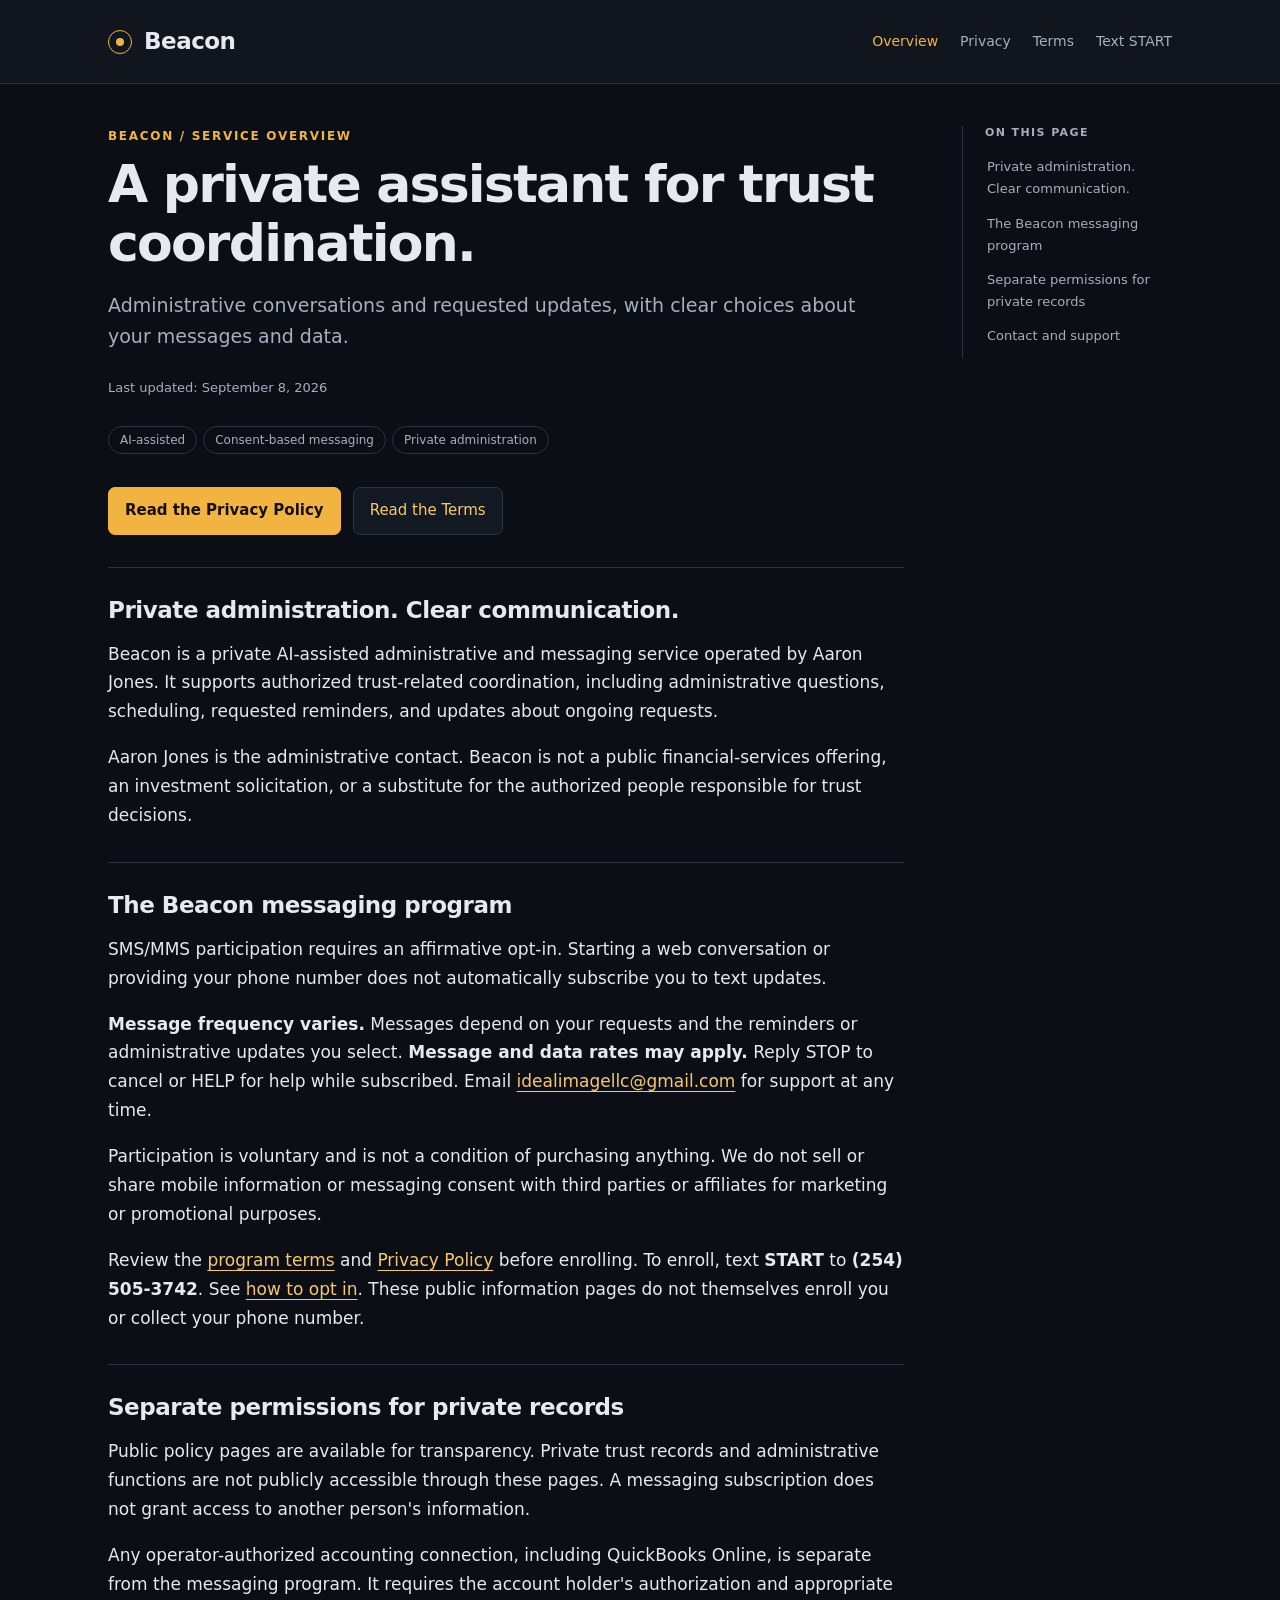
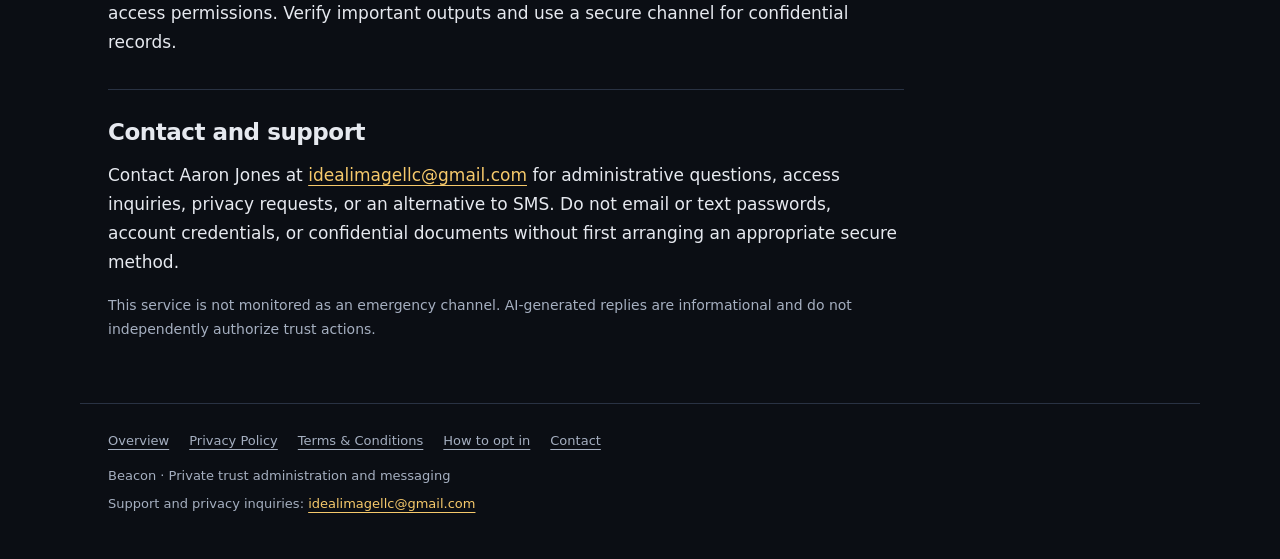
<file: index.html>
<!DOCTYPE html>
<html lang="en">
<head>
<meta charset="utf-8">
<meta name="viewport" content="width=device-width, initial-scale=1">
<meta name="description" content="Administrative conversations and requested updates, with clear choices about your messages and data.">
<meta name="referrer" content="strict-origin-when-cross-origin">
<meta name="color-scheme" content="dark light">
<title>Beacon — A private assistant for trust coordination.</title>
<style>
:root{color-scheme:dark;--bg:#0b0e14;--panel:#131923;--panel2:#10151e;--ink:#e6e9ef;--muted:#a5afc0;--line:#293243;--signal:#f2b441;--link:#f6c96b;--max:1120px}
*{box-sizing:border-box}html{scroll-behavior:smooth;scroll-padding-top:24px;-webkit-text-size-adjust:100%}
body{margin:0;background:var(--bg);color:var(--ink);font-family:system-ui,-apple-system,BlinkMacSystemFont,"Segoe UI",sans-serif;font-size:17px;line-height:1.7}
a{color:var(--link);text-underline-offset:4px;overflow-wrap:anywhere}a:hover{text-decoration-thickness:2px}a:focus-visible{outline:3px solid var(--signal);outline-offset:5px;border-radius:3px}
.skip{position:absolute;top:-100px;left:20px;padding:12px 18px;background:var(--signal);color:var(--bg);z-index:10}.skip:focus{top:12px}
header{border-bottom:1px solid var(--line);background:var(--panel2)}.header-inner{max-width:var(--max);margin:auto;padding:22px 28px;display:flex;align-items:center;gap:16px;justify-content:space-between;flex-wrap:wrap}
.brand{display:flex;gap:12px;align-items:center;color:var(--ink);text-decoration:none;font-size:23px;font-weight:700;letter-spacing:-.5px}.beacon{display:inline-block;position:relative;width:24px;height:24px;border:1px solid var(--signal);border-radius:50%;flex:none}.beacon:after{content:"";position:absolute;inset:7px;background:var(--signal);border-radius:50%}
.top-nav{display:flex;gap:22px;flex-wrap:wrap;font-size:14px}.top-nav a{text-decoration:none;color:var(--muted)}.top-nav a[aria-current="page"]{color:var(--signal)}
.shell{max-width:var(--max);margin:auto;padding:42px 28px 26px}.draft-note{padding:13px 17px;border:1px solid #856527;background:#251e11;border-radius:8px;margin:0 0 30px;font-size:14px;color:#f4d592}
.layout{display:grid;grid-template-columns:minmax(0,1fr) 210px;gap:58px;align-items:start}.article{min-width:0}.eyebrow{color:var(--signal);font-size:12px;font-weight:650;letter-spacing:1.7px;text-transform:uppercase;margin:0 0 9px}
h1{font-size:clamp(35px,5vw,52px);line-height:1.12;letter-spacing:-1.8px;margin:0 0 18px;font-weight:700}h2{font-size:23px;line-height:1.3;letter-spacing:-.45px;margin:0 0 14px}h3{font-size:17px;line-height:1.45;margin:24px 0 9px}
p{margin:0 0 17px}.lede{font-size:19px;color:var(--muted);line-height:1.65;margin-bottom:24px}.meta{font-size:13px;color:var(--muted);margin-bottom:25px}.section{border-top:1px solid var(--line);padding-top:28px;margin-top:32px}.section>p:last-child{margin-bottom:0}
.summary{padding:20px 22px;border:1px solid var(--line);border-radius:12px;background:var(--panel);margin:24px 0 28px}.summary h2{font-size:17px;margin-bottom:12px}.summary p{margin-bottom:10px;font-size:15px}.summary p:last-child{margin-bottom:0}.summary strong{color:var(--ink)}
.notice{padding:20px 22px;border-left:3px solid var(--signal);border-radius:0 8px 8px 0;background:var(--panel2);margin:22px 0}.notice p:last-child{margin-bottom:0}
.required-detail{background:#3a2a0f;color:#ffe0a1;border:1px dashed var(--signal);padding:1px 6px;box-decoration-break:clone;-webkit-box-decoration-break:clone;overflow-wrap:anywhere}
.toc{position:sticky;top:28px;border-left:1px solid var(--line);padding-left:22px;font-size:13px}.toc h2{font-size:11px;text-transform:uppercase;letter-spacing:1.4px;color:var(--muted);margin-bottom:16px}.toc ol{list-style:none;padding:0;margin:0}.toc li{margin:0 0 12px}.toc a{text-decoration:none;color:var(--muted)}.toc a:hover{color:var(--signal)}
dl{margin:18px 0}dt{font-weight:650;color:var(--ink);margin-top:18px}dd{margin:4px 0 0;color:var(--muted)}ul{padding-left:23px;margin:14px 0 18px}li{padding-left:2px;margin-bottom:9px}.small{font-size:14px;color:var(--muted)}.pill{display:inline-block;border:1px solid var(--line);border-radius:999px;font-size:12px;padding:3px 11px;color:var(--muted);margin-right:6px;margin-bottom:8px}.actions{display:flex;flex-wrap:wrap;gap:12px;margin-top:25px}.button{padding:10px 16px;border:1px solid var(--line);background:var(--panel);border-radius:7px;text-decoration:none;font-size:15px}.button.primary{background:var(--signal);border-color:var(--signal);color:#151009;font-weight:650}
footer{border-top:1px solid var(--line);max-width:var(--max);margin:35px auto 0;padding:26px 28px 38px;font-size:13px;color:var(--muted)}.foot-links{display:flex;flex-wrap:wrap;gap:20px;margin-bottom:13px}footer p{margin-bottom:6px}.foot-links a{color:var(--muted)}
@media(max-width:860px){.layout{grid-template-columns:minmax(0,1fr);gap:28px}.toc{display:none;position:static;grid-row:1;border:1px solid var(--line);padding:15px 17px;border-radius:8px}.toc h2{margin-bottom:10px}.toc ol{display:flex;gap:7px 17px;flex-wrap:wrap}.toc li{margin:0}.shell{padding-top:26px}.draft-note{margin-bottom:20px}}
@media(max-width:480px){body{font-size:16px}.header-inner,.shell{padding-left:20px;padding-right:20px}.header-inner{gap:15px}.top-nav{gap:18px}.lede{font-size:18px}.summary,.notice{padding:17px}.toc{font-size:12px}h2{font-size:21px}.section{padding-top:23px;margin-top:27px}footer{padding-left:20px;padding-right:20px}h1{letter-spacing:-1.1px}}
@media(prefers-reduced-motion:reduce){html{scroll-behavior:auto}}
@media print{:root{color-scheme:light;--bg:#fff;--ink:#111;--muted:#444;--line:#bbb;--panel:#f5f5f5;--panel2:#f8f8f8;--signal:#6e4800;--link:#111}body{font-size:11pt}.top-nav,.toc,.skip{display:none}.layout{display:block}.header-inner,.shell,footer{max-width:none;padding-left:0;padding-right:0}.shell{padding-top:20px}h1{font-size:30pt}h2{break-after:avoid}p{orphans:3;widows:3}.summary,.notice{break-inside:avoid}footer{margin-top:20px}.required-detail{color:#111;background:#eee}.draft-note{color:#111;background:#eee}}
</style>
</head>
<body>
<a class="skip" href="#main">Skip to content</a>
<header><div class="header-inner"><a class="brand" href="index.html"><span class="beacon" aria-hidden="true"></span>Beacon</a><nav class="top-nav" aria-label="Main navigation"><a href="index.html" aria-current="page">Overview</a><a href="privacy.html">Privacy</a><a href="terms.html">Terms</a><a href="optin.html">Text START</a></nav></div></header>
<div class="shell">
<div class="layout">
<main class="article" id="main">
<p class="eyebrow">Beacon / Service overview</p>
<h1>A private assistant for trust coordination.</h1>
<p class="lede">Administrative conversations and requested updates, with clear choices about your messages and data.</p>
<p class="meta">Last updated: <time datetime="2026-09-08">September 8, 2026</time></p>
<p><span class="pill">AI-assisted</span><span class="pill">Consent-based messaging</span><span class="pill">Private administration</span></p>
<div class="actions"><a class="button primary" href="privacy.html">Read the Privacy Policy</a><a class="button" href="terms.html">Read the Terms</a></div>
<section class="section" id="about"><h2>Private administration. Clear communication.</h2>

<p>Beacon is a private AI-assisted administrative and messaging service operated by Aaron Jones. It supports authorized trust-related coordination, including administrative questions, scheduling, requested reminders, and updates about ongoing requests.</p>
<p>Aaron Jones is the administrative contact. Beacon is not a public financial-services offering, an investment solicitation, or a substitute for the authorized people responsible for trust decisions.</p>

</section>
<section class="section" id="messaging"><h2>The Beacon messaging program</h2>

<p>SMS/MMS participation requires an affirmative opt-in. Starting a web conversation or providing your phone number does not automatically subscribe you to text updates.</p>
<p><strong>Message frequency varies.</strong> Messages depend on your requests and the reminders or administrative updates you select. <strong>Message and data rates may apply.</strong> Reply STOP to cancel or HELP for help while subscribed. Email <a href="mailto:idealimagellc@gmail.com">idealimagellc@gmail.com</a> for support at any time.</p>
<p>Participation is voluntary and is not a condition of purchasing anything. We do not sell or share mobile information or messaging consent with third parties or affiliates for marketing or promotional purposes.</p>
<p>Review the <a href="terms.html#sms-program">program terms</a> and <a href="privacy.html">Privacy Policy</a> before enrolling. To enroll, text <strong>START</strong> to <strong>(254) 505-3742</strong>. See <a href="optin.html">how to opt in</a>. These public information pages do not themselves enroll you or collect your phone number.</p>

</section>
<section class="section" id="access"><h2>Separate permissions for private records</h2>

<p>Public policy pages are available for transparency. Private trust records and administrative functions are not publicly accessible through these pages. A messaging subscription does not grant access to another person's information.</p>
<p>Any operator-authorized accounting connection, including QuickBooks Online, is separate from the messaging program. It requires the account holder's authorization and appropriate access permissions. Verify important outputs and use a secure channel for confidential records.</p>

</section>
<section class="section" id="contact"><h2>Contact and support</h2>

<p>Contact Aaron Jones at <a href="mailto:idealimagellc@gmail.com">idealimagellc@gmail.com</a> for administrative questions, access inquiries, privacy requests, or an alternative to SMS. Do not email or text passwords, account credentials, or confidential documents without first arranging an appropriate secure method.</p>
<p class="small">This service is not monitored as an emergency channel. AI-generated replies are informational and do not independently authorize trust actions.</p>

</section>
</main>
<aside class="toc" aria-label="On this page"><h2>On this page</h2><ol><li><a href="#about">Private administration. Clear communication.</a></li><li><a href="#messaging">The Beacon messaging program</a></li><li><a href="#access">Separate permissions for private records</a></li><li><a href="#contact">Contact and support</a></li></ol></aside>
</div>
</div>
<footer>
<div class="foot-links"><a href="index.html">Overview</a><a href="privacy.html">Privacy Policy</a><a href="terms.html">Terms &amp; Conditions</a><a href="optin.html">How to opt in</a><a href="mailto:idealimagellc@gmail.com">Contact</a></div>
<p>Beacon · Private trust administration and messaging</p>
<p>Support and privacy inquiries: <a href="mailto:idealimagellc@gmail.com">idealimagellc@gmail.com</a></p>
</footer>
</body>
</html>
</file>
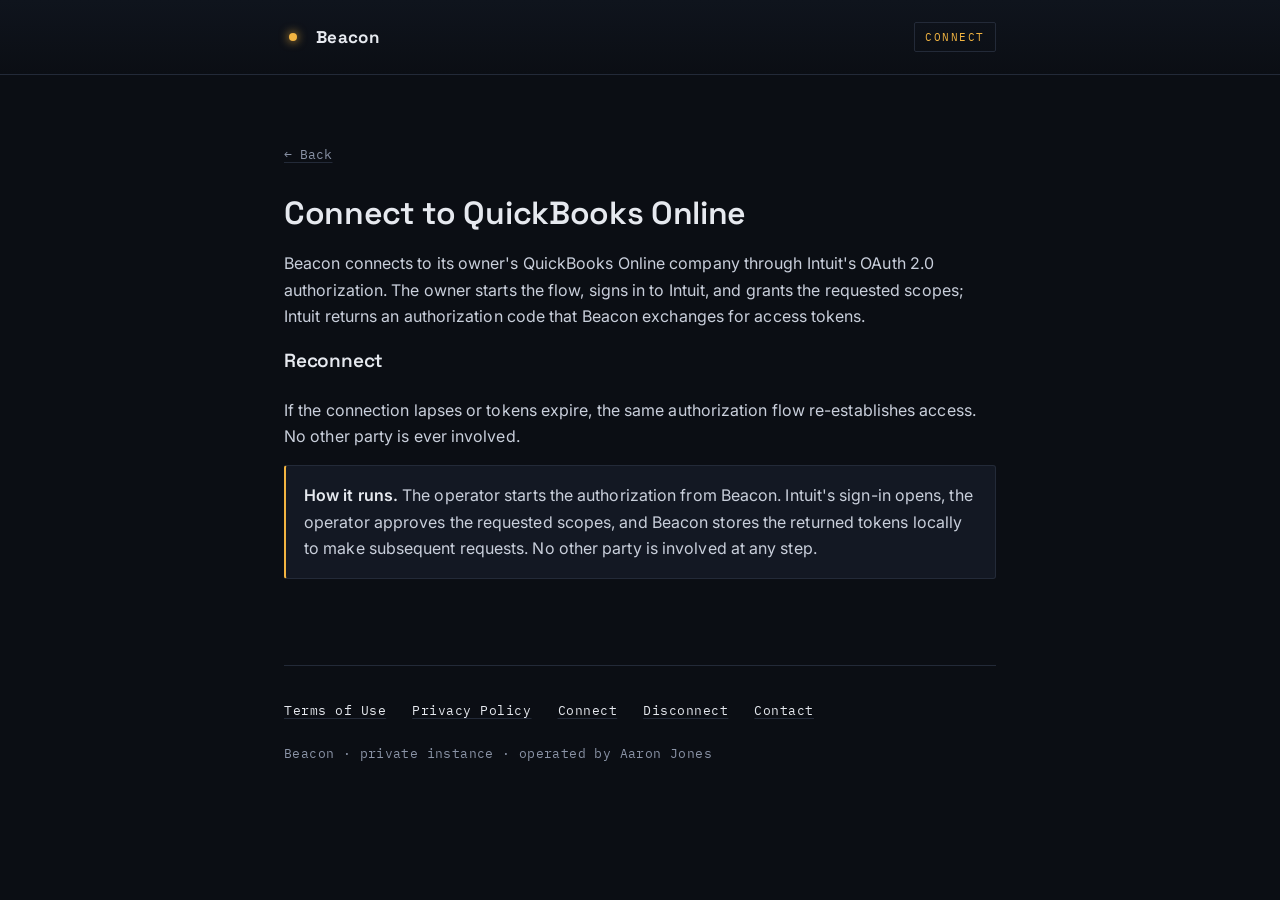
<file: connect.html>
<!DOCTYPE html>
<html lang="en">
<head>
<meta charset="utf-8">
<meta name="viewport" content="width=device-width, initial-scale=1">
<title>Beacon — Connect</title>
<link rel="stylesheet" href="style.css">
</head>
<body>

<header class="top">
  <div class="top-inner">
    <span class="beacon" aria-hidden="true"><span class="ring"></span><span class="core"></span></span>
    <span class="wordmark">Beacon</span>
    <span class="tag">Connect</span>
  </div>
</header>

<div class="wrap">
<main class="doc">
  <a class="back" href="index.html">&larr; Back</a>
  <h1 style="font-size:32px;margin-bottom:20px;">Connect to QuickBooks Online</h1>
  <p>Beacon connects to its owner's QuickBooks Online company through Intuit's OAuth 2.0 authorization. The owner starts the flow, signs in to Intuit, and grants the requested scopes; Intuit returns an authorization code that Beacon exchanges for access tokens.</p>

  <h2>Reconnect</h2>
  <p>If the connection lapses or tokens expire, the same authorization flow re-establishes access. No other party is ever involved.</p>

  <p class="note"><strong>How it runs.</strong> The operator starts the authorization from Beacon. Intuit's sign-in opens, the operator approves the requested scopes, and Beacon stores the returned tokens locally to make subsequent requests. No other party is involved at any step.</p>
</main>

<footer>
  <div class="foot-links">
    <a href="eula.html">Terms&nbsp;of&nbsp;Use</a>
    <a href="privacy.html">Privacy&nbsp;Policy</a>
    <a href="connect.html">Connect</a>
    <a href="disconnect.html">Disconnect</a>
    <a href="mailto:idealimagellc@gmail.com">Contact</a>
  </div>
  <p class="foot-meta">Beacon · private instance · operated by Aaron Jones</p>
</footer>
</div>

</body>
</html>
</file>
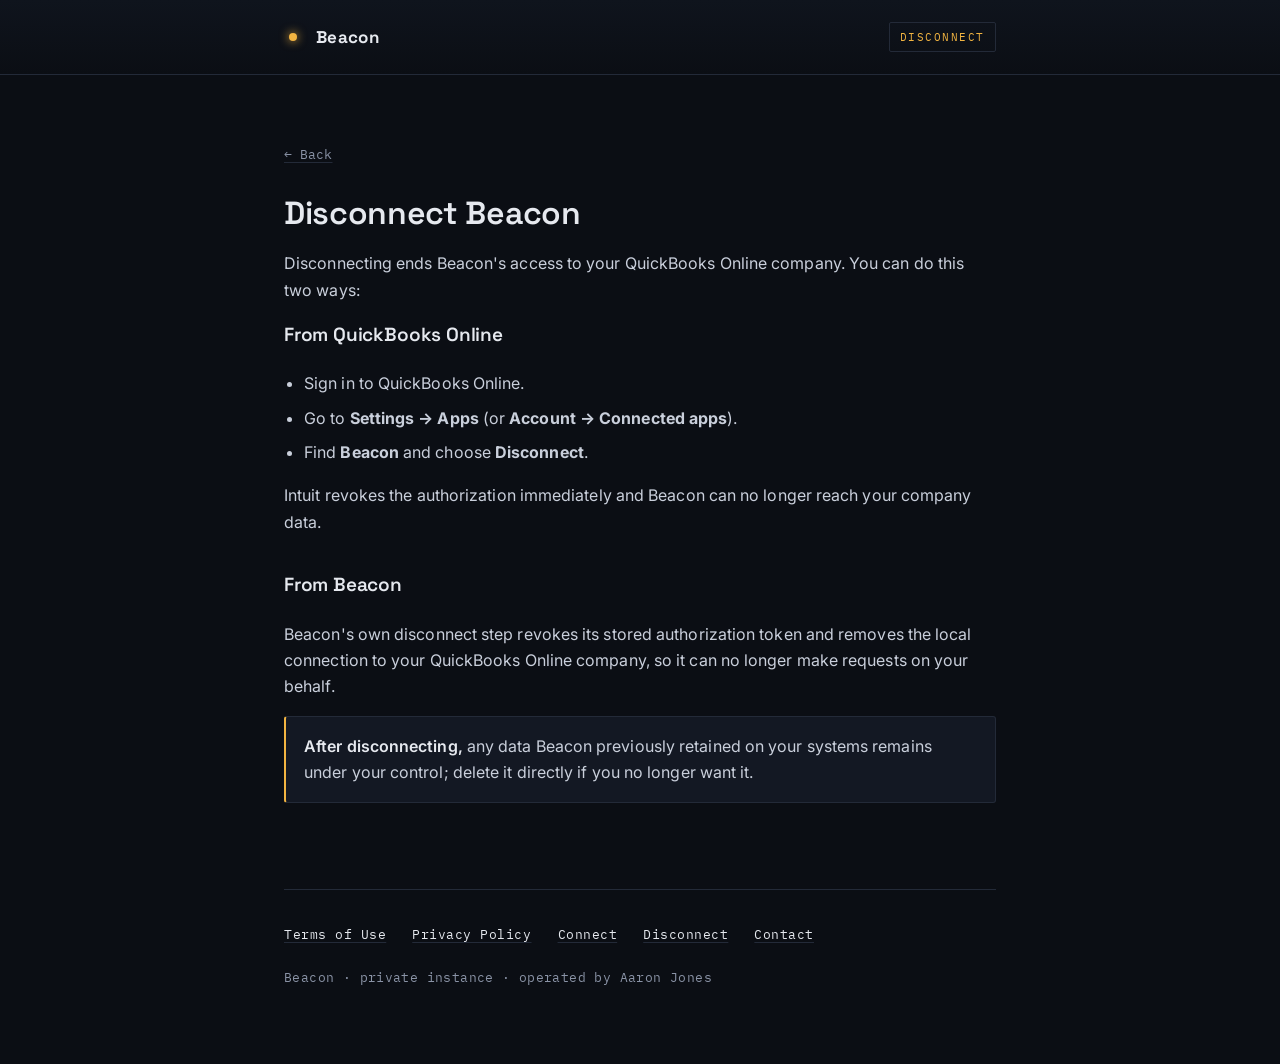
<file: disconnect.html>
<!DOCTYPE html>
<html lang="en">
<head>
<meta charset="utf-8">
<meta name="viewport" content="width=device-width, initial-scale=1">
<title>Beacon — Disconnect</title>
<link rel="stylesheet" href="style.css">
</head>
<body>

<header class="top">
  <div class="top-inner">
    <span class="beacon" aria-hidden="true"><span class="ring"></span><span class="core"></span></span>
    <span class="wordmark">Beacon</span>
    <span class="tag">Disconnect</span>
  </div>
</header>

<div class="wrap">
<main class="doc">
  <a class="back" href="index.html">&larr; Back</a>
  <h1 style="font-size:32px;margin-bottom:20px;">Disconnect Beacon</h1>
  <p>Disconnecting ends Beacon's access to your QuickBooks Online company. You can do this two ways:</p>

  <h2>From QuickBooks Online</h2>
  <ul>
    <li>Sign in to QuickBooks Online.</li>
    <li>Go to <strong>Settings &rarr; Apps</strong> (or <strong>Account &rarr; Connected apps</strong>).</li>
    <li>Find <strong>Beacon</strong> and choose <strong>Disconnect</strong>.</li>
  </ul>
  <p>Intuit revokes the authorization immediately and Beacon can no longer reach your company data.</p>

  <h2>From Beacon</h2>
  <p>Beacon's own disconnect step revokes its stored authorization token and removes the local connection to your QuickBooks Online company, so it can no longer make requests on your behalf.</p>

  <p class="note"><strong>After disconnecting,</strong> any data Beacon previously retained on your systems remains under your control; delete it directly if you no longer want it.</p>
</main>

<footer>
  <div class="foot-links">
    <a href="eula.html">Terms&nbsp;of&nbsp;Use</a>
    <a href="privacy.html">Privacy&nbsp;Policy</a>
    <a href="connect.html">Connect</a>
    <a href="disconnect.html">Disconnect</a>
    <a href="mailto:idealimagellc@gmail.com">Contact</a>
  </div>
  <p class="foot-meta">Beacon · private instance · operated by Aaron Jones</p>
</footer>
</div>

</body>
</html>
</file>
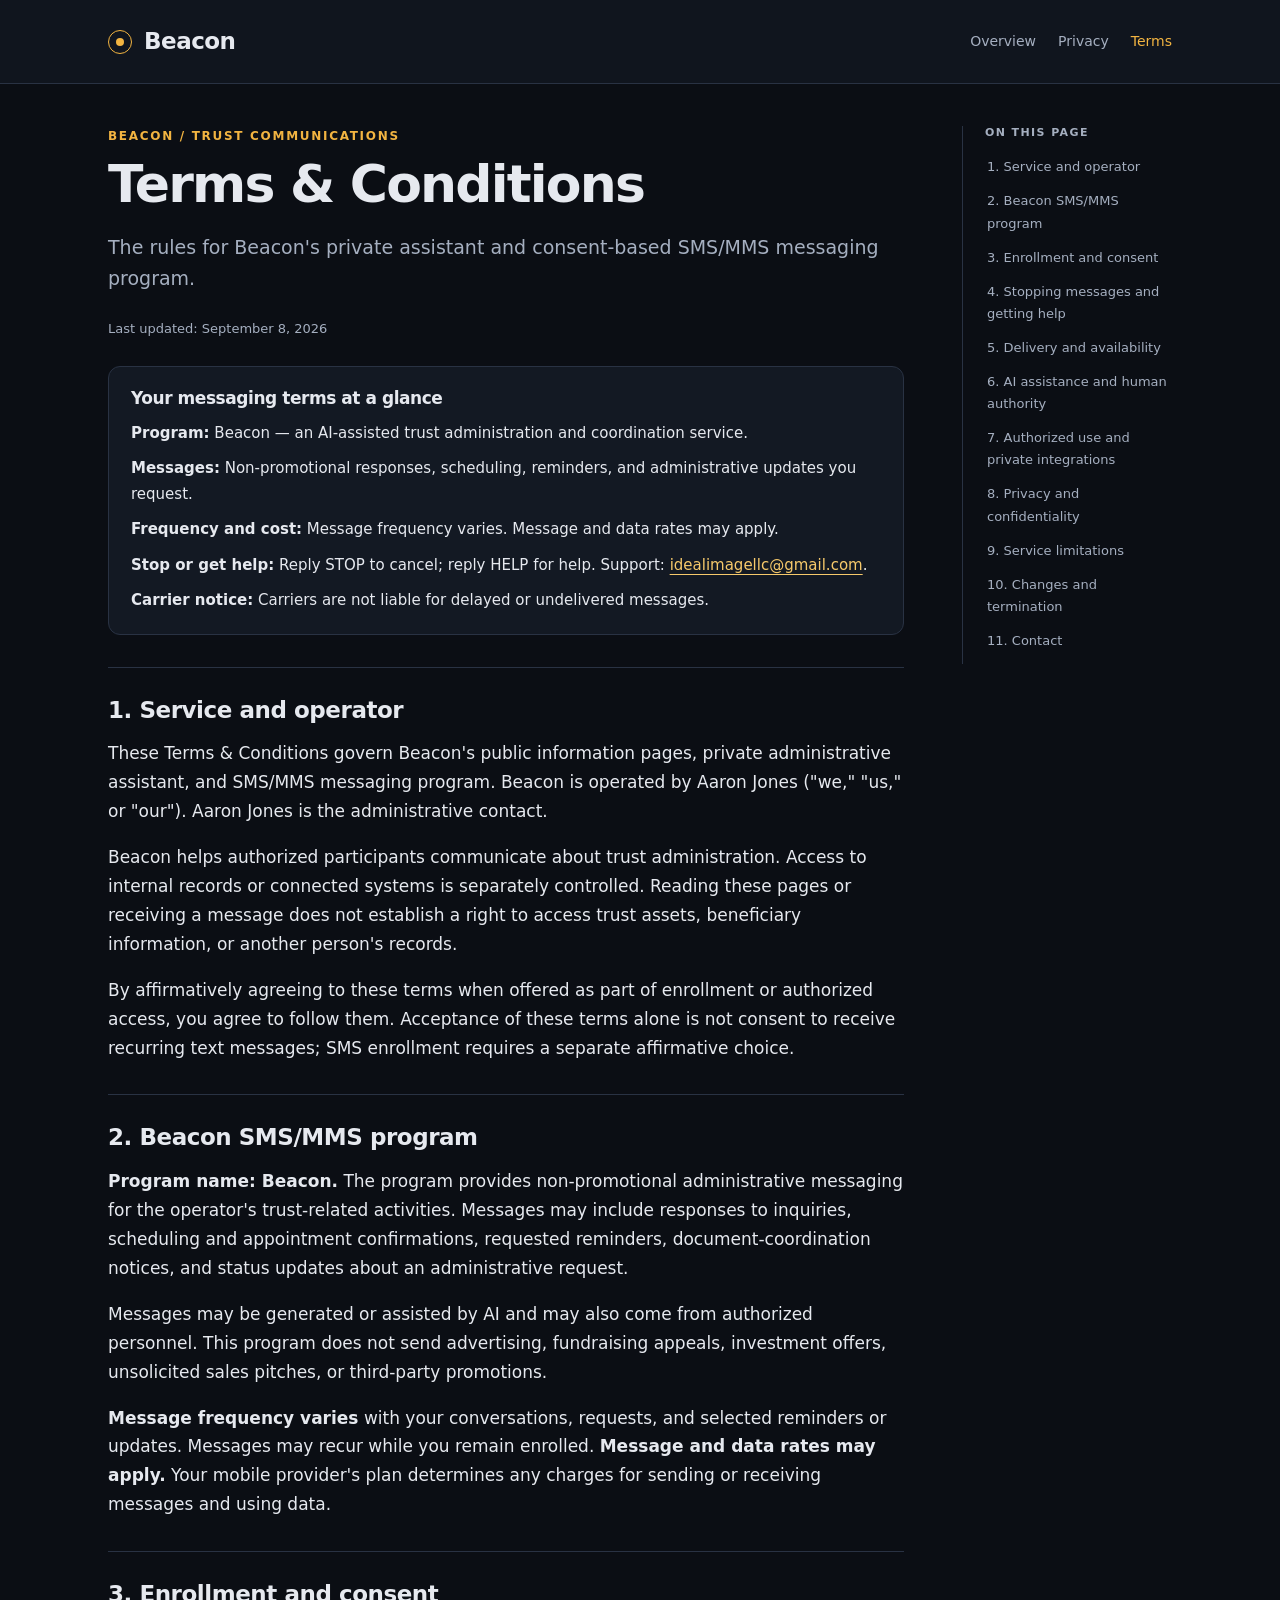
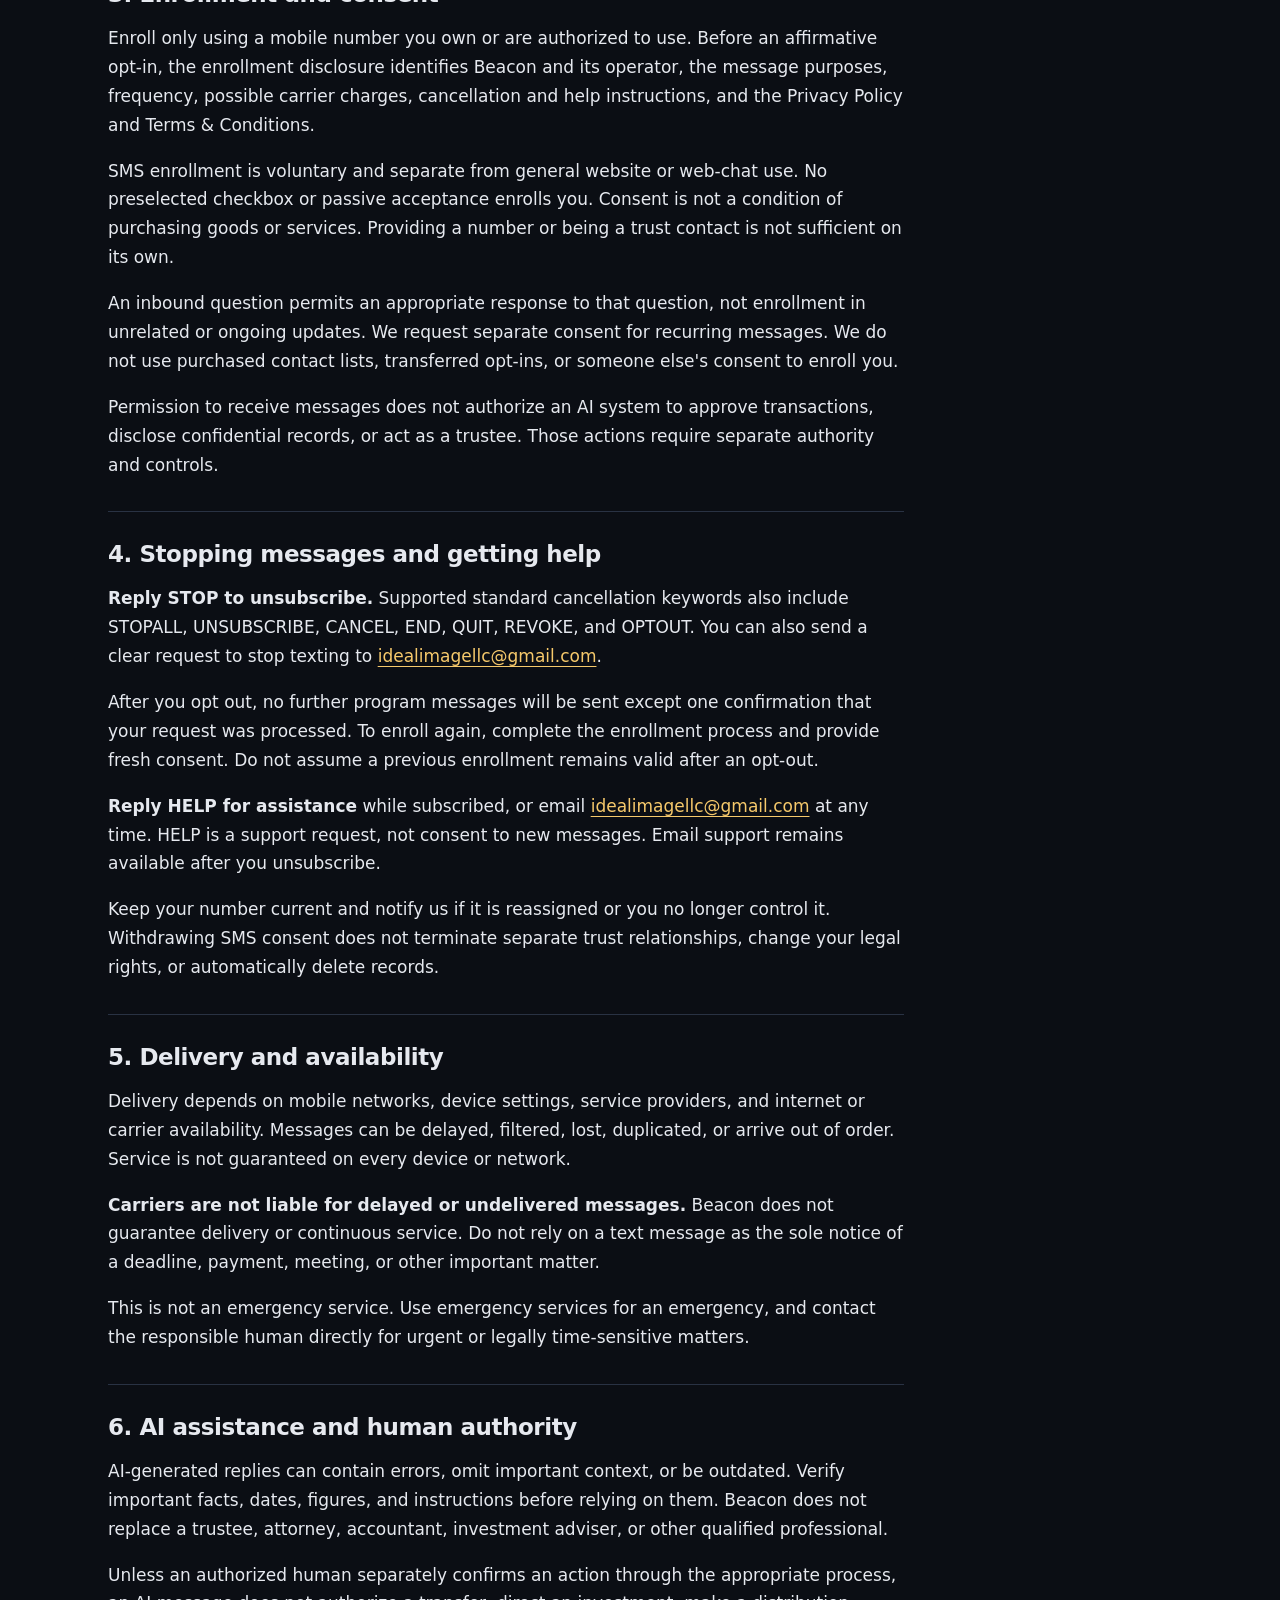
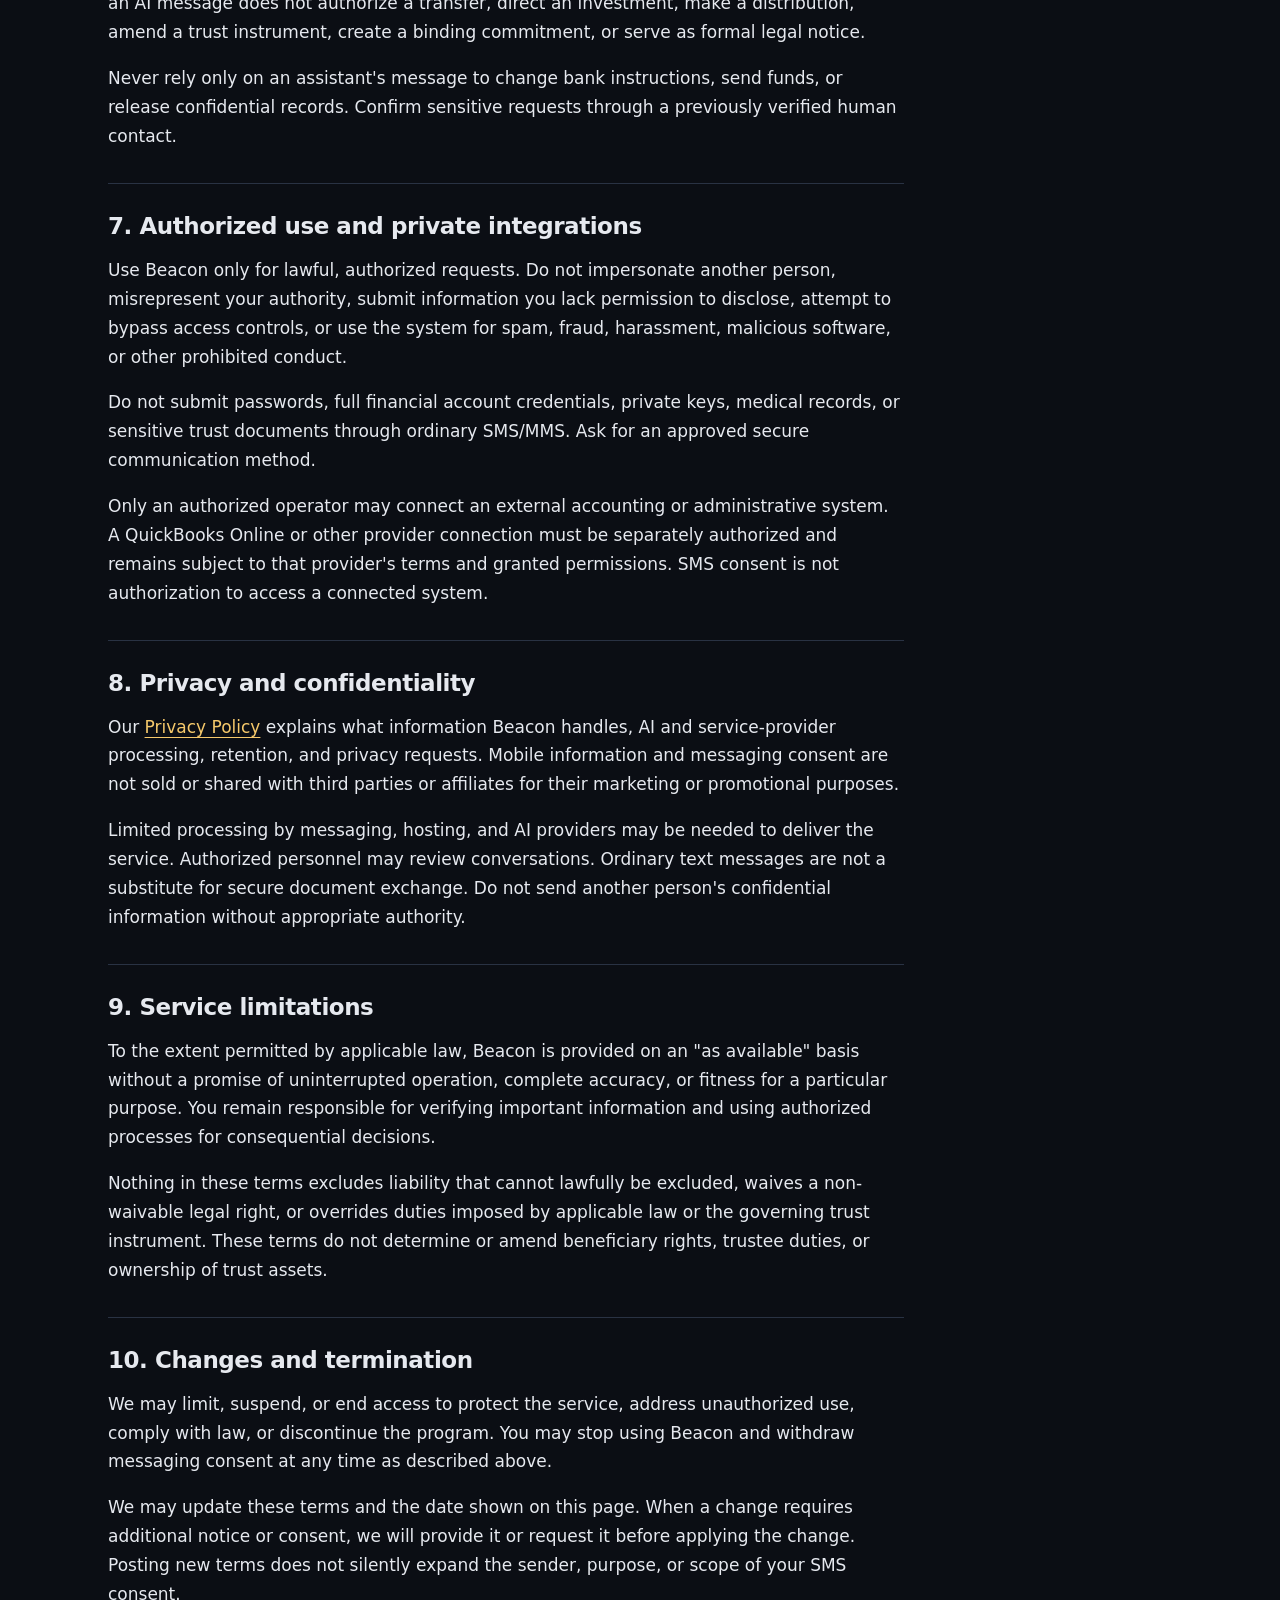
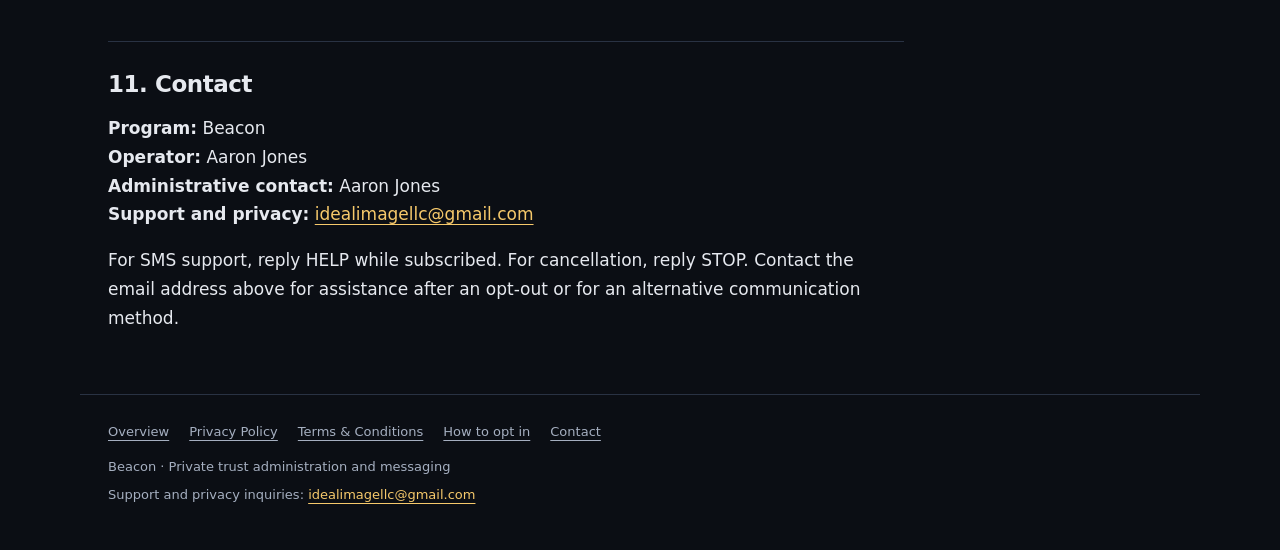
<file: eula.html>
<!DOCTYPE html>
<html lang="en">
<head>
<meta charset="utf-8">
<meta name="viewport" content="width=device-width, initial-scale=1">
<meta name="description" content="The rules for Beacon&#x27;s private assistant and consent-based SMS/MMS messaging program.">
<meta name="referrer" content="strict-origin-when-cross-origin">
<meta name="color-scheme" content="dark light">
<title>Beacon — Terms &amp; Conditions</title>
<style>
:root{color-scheme:dark;--bg:#0b0e14;--panel:#131923;--panel2:#10151e;--ink:#e6e9ef;--muted:#a5afc0;--line:#293243;--signal:#f2b441;--link:#f6c96b;--max:1120px}
*{box-sizing:border-box}html{scroll-behavior:smooth;scroll-padding-top:24px;-webkit-text-size-adjust:100%}
body{margin:0;background:var(--bg);color:var(--ink);font-family:system-ui,-apple-system,BlinkMacSystemFont,"Segoe UI",sans-serif;font-size:17px;line-height:1.7}
a{color:var(--link);text-underline-offset:4px;overflow-wrap:anywhere}a:hover{text-decoration-thickness:2px}a:focus-visible{outline:3px solid var(--signal);outline-offset:5px;border-radius:3px}
.skip{position:absolute;top:-100px;left:20px;padding:12px 18px;background:var(--signal);color:var(--bg);z-index:10}.skip:focus{top:12px}
header{border-bottom:1px solid var(--line);background:var(--panel2)}.header-inner{max-width:var(--max);margin:auto;padding:22px 28px;display:flex;align-items:center;gap:16px;justify-content:space-between;flex-wrap:wrap}
.brand{display:flex;gap:12px;align-items:center;color:var(--ink);text-decoration:none;font-size:23px;font-weight:700;letter-spacing:-.5px}.beacon{display:inline-block;position:relative;width:24px;height:24px;border:1px solid var(--signal);border-radius:50%;flex:none}.beacon:after{content:"";position:absolute;inset:7px;background:var(--signal);border-radius:50%}
.top-nav{display:flex;gap:22px;flex-wrap:wrap;font-size:14px}.top-nav a{text-decoration:none;color:var(--muted)}.top-nav a[aria-current="page"]{color:var(--signal)}
.shell{max-width:var(--max);margin:auto;padding:42px 28px 26px}.draft-note{padding:13px 17px;border:1px solid #856527;background:#251e11;border-radius:8px;margin:0 0 30px;font-size:14px;color:#f4d592}
.layout{display:grid;grid-template-columns:minmax(0,1fr) 210px;gap:58px;align-items:start}.article{min-width:0}.eyebrow{color:var(--signal);font-size:12px;font-weight:650;letter-spacing:1.7px;text-transform:uppercase;margin:0 0 9px}
h1{font-size:clamp(35px,5vw,52px);line-height:1.12;letter-spacing:-1.8px;margin:0 0 18px;font-weight:700}h2{font-size:23px;line-height:1.3;letter-spacing:-.45px;margin:0 0 14px}h3{font-size:17px;line-height:1.45;margin:24px 0 9px}
p{margin:0 0 17px}.lede{font-size:19px;color:var(--muted);line-height:1.65;margin-bottom:24px}.meta{font-size:13px;color:var(--muted);margin-bottom:25px}.section{border-top:1px solid var(--line);padding-top:28px;margin-top:32px}.section>p:last-child{margin-bottom:0}
.summary{padding:20px 22px;border:1px solid var(--line);border-radius:12px;background:var(--panel);margin:24px 0 28px}.summary h2{font-size:17px;margin-bottom:12px}.summary p{margin-bottom:10px;font-size:15px}.summary p:last-child{margin-bottom:0}.summary strong{color:var(--ink)}
.notice{padding:20px 22px;border-left:3px solid var(--signal);border-radius:0 8px 8px 0;background:var(--panel2);margin:22px 0}.notice p:last-child{margin-bottom:0}
.required-detail{background:#3a2a0f;color:#ffe0a1;border:1px dashed var(--signal);padding:1px 6px;box-decoration-break:clone;-webkit-box-decoration-break:clone;overflow-wrap:anywhere}
.toc{position:sticky;top:28px;border-left:1px solid var(--line);padding-left:22px;font-size:13px}.toc h2{font-size:11px;text-transform:uppercase;letter-spacing:1.4px;color:var(--muted);margin-bottom:16px}.toc ol{list-style:none;padding:0;margin:0}.toc li{margin:0 0 12px}.toc a{text-decoration:none;color:var(--muted)}.toc a:hover{color:var(--signal)}
dl{margin:18px 0}dt{font-weight:650;color:var(--ink);margin-top:18px}dd{margin:4px 0 0;color:var(--muted)}ul{padding-left:23px;margin:14px 0 18px}li{padding-left:2px;margin-bottom:9px}.small{font-size:14px;color:var(--muted)}.pill{display:inline-block;border:1px solid var(--line);border-radius:999px;font-size:12px;padding:3px 11px;color:var(--muted);margin-right:6px;margin-bottom:8px}.actions{display:flex;flex-wrap:wrap;gap:12px;margin-top:25px}.button{padding:10px 16px;border:1px solid var(--line);background:var(--panel);border-radius:7px;text-decoration:none;font-size:15px}.button.primary{background:var(--signal);border-color:var(--signal);color:#151009;font-weight:650}
footer{border-top:1px solid var(--line);max-width:var(--max);margin:35px auto 0;padding:26px 28px 38px;font-size:13px;color:var(--muted)}.foot-links{display:flex;flex-wrap:wrap;gap:20px;margin-bottom:13px}footer p{margin-bottom:6px}.foot-links a{color:var(--muted)}
@media(max-width:860px){.layout{grid-template-columns:minmax(0,1fr);gap:28px}.toc{display:none;position:static;grid-row:1;border:1px solid var(--line);padding:15px 17px;border-radius:8px}.toc h2{margin-bottom:10px}.toc ol{display:flex;gap:7px 17px;flex-wrap:wrap}.toc li{margin:0}.shell{padding-top:26px}.draft-note{margin-bottom:20px}}
@media(max-width:480px){body{font-size:16px}.header-inner,.shell{padding-left:20px;padding-right:20px}.header-inner{gap:15px}.top-nav{gap:18px}.lede{font-size:18px}.summary,.notice{padding:17px}.toc{font-size:12px}h2{font-size:21px}.section{padding-top:23px;margin-top:27px}footer{padding-left:20px;padding-right:20px}h1{letter-spacing:-1.1px}}
@media(prefers-reduced-motion:reduce){html{scroll-behavior:auto}}
@media print{:root{color-scheme:light;--bg:#fff;--ink:#111;--muted:#444;--line:#bbb;--panel:#f5f5f5;--panel2:#f8f8f8;--signal:#6e4800;--link:#111}body{font-size:11pt}.top-nav,.toc,.skip{display:none}.layout{display:block}.header-inner,.shell,footer{max-width:none;padding-left:0;padding-right:0}.shell{padding-top:20px}h1{font-size:30pt}h2{break-after:avoid}p{orphans:3;widows:3}.summary,.notice{break-inside:avoid}footer{margin-top:20px}.required-detail{color:#111;background:#eee}.draft-note{color:#111;background:#eee}}
</style>
</head>
<body>
<a class="skip" href="#main">Skip to content</a>
<header><div class="header-inner"><a class="brand" href="index.html"><span class="beacon" aria-hidden="true"></span>Beacon</a><nav class="top-nav" aria-label="Main navigation"><a href="index.html">Overview</a><a href="privacy.html">Privacy</a><a href="terms.html" aria-current="page">Terms</a></nav></div></header>
<div class="shell">
<div class="layout">
<main class="article" id="main">
<p class="eyebrow">Beacon / Trust communications</p>
<h1>Terms &amp; Conditions</h1>
<p class="lede">The rules for Beacon&#x27;s private assistant and consent-based SMS/MMS messaging program.</p>
<p class="meta">Last updated: <time datetime="2026-09-08">September 8, 2026</time></p>
<div class="summary"><h2>Your messaging terms at a glance</h2>
<p><strong>Program:</strong> Beacon — an AI-assisted trust administration and coordination service.</p>
<p><strong>Messages:</strong> Non-promotional responses, scheduling, reminders, and administrative updates you request.</p>
<p><strong>Frequency and cost:</strong> Message frequency varies. Message and data rates may apply.</p>
<p><strong>Stop or get help:</strong> Reply STOP to cancel; reply HELP for help. Support: <a href="mailto:idealimagellc@gmail.com">idealimagellc@gmail.com</a>.</p>
<p><strong>Carrier notice:</strong> Carriers are not liable for delayed or undelivered messages.</p></div>
<section class="section" id="operator"><h2>1. Service and operator</h2>

<p>These Terms &amp; Conditions govern Beacon's public information pages, private administrative assistant, and SMS/MMS messaging program. Beacon is operated by Aaron Jones ("we," "us," or "our"). Aaron Jones is the administrative contact.</p>
<p>Beacon helps authorized participants communicate about trust administration. Access to internal records or connected systems is separately controlled. Reading these pages or receiving a message does not establish a right to access trust assets, beneficiary information, or another person's records.</p>
<p>By affirmatively agreeing to these terms when offered as part of enrollment or authorized access, you agree to follow them. Acceptance of these terms alone is not consent to receive recurring text messages; SMS enrollment requires a separate affirmative choice.</p>

</section>
<section class="section" id="sms-program"><h2>2. Beacon SMS/MMS program</h2>

<p><strong>Program name: Beacon.</strong> The program provides non-promotional administrative messaging for the operator's trust-related activities. Messages may include responses to inquiries, scheduling and appointment confirmations, requested reminders, document-coordination notices, and status updates about an administrative request.</p>
<p>Messages may be generated or assisted by AI and may also come from authorized personnel. This program does not send advertising, fundraising appeals, investment offers, unsolicited sales pitches, or third-party promotions.</p>
<p><strong>Message frequency varies</strong> with your conversations, requests, and selected reminders or updates. Messages may recur while you remain enrolled. <strong>Message and data rates may apply.</strong> Your mobile provider's plan determines any charges for sending or receiving messages and using data.</p>

</section>
<section class="section" id="enrollment"><h2>3. Enrollment and consent</h2>

<p>Enroll only using a mobile number you own or are authorized to use. Before an affirmative opt-in, the enrollment disclosure identifies Beacon and its operator, the message purposes, frequency, possible carrier charges, cancellation and help instructions, and the Privacy Policy and Terms &amp; Conditions.</p>
<p>SMS enrollment is voluntary and separate from general website or web-chat use. No preselected checkbox or passive acceptance enrolls you. Consent is not a condition of purchasing goods or services. Providing a number or being a trust contact is not sufficient on its own.</p>
<p>An inbound question permits an appropriate response to that question, not enrollment in unrelated or ongoing updates. We request separate consent for recurring messages. We do not use purchased contact lists, transferred opt-ins, or someone else's consent to enroll you.</p>
<p>Permission to receive messages does not authorize an AI system to approve transactions, disclose confidential records, or act as a trustee. Those actions require separate authority and controls.</p>

</section>
<section class="section" id="stop-help"><h2>4. Stopping messages and getting help</h2>

<p><strong>Reply STOP to unsubscribe.</strong> Supported standard cancellation keywords also include STOPALL, UNSUBSCRIBE, CANCEL, END, QUIT, REVOKE, and OPTOUT. You can also send a clear request to stop texting to <a href="mailto:idealimagellc@gmail.com">idealimagellc@gmail.com</a>.</p>
<p>After you opt out, no further program messages will be sent except one confirmation that your request was processed. To enroll again, complete the enrollment process and provide fresh consent. Do not assume a previous enrollment remains valid after an opt-out.</p>
<p><strong>Reply HELP for assistance</strong> while subscribed, or email <a href="mailto:idealimagellc@gmail.com">idealimagellc@gmail.com</a> at any time. HELP is a support request, not consent to new messages. Email support remains available after you unsubscribe.</p>
<p>Keep your number current and notify us if it is reassigned or you no longer control it. Withdrawing SMS consent does not terminate separate trust relationships, change your legal rights, or automatically delete records.</p>

</section>
<section class="section" id="delivery"><h2>5. Delivery and availability</h2>

<p>Delivery depends on mobile networks, device settings, service providers, and internet or carrier availability. Messages can be delayed, filtered, lost, duplicated, or arrive out of order. Service is not guaranteed on every device or network.</p>
<p><strong>Carriers are not liable for delayed or undelivered messages.</strong> Beacon does not guarantee delivery or continuous service. Do not rely on a text message as the sole notice of a deadline, payment, meeting, or other important matter.</p>
<p>This is not an emergency service. Use emergency services for an emergency, and contact the responsible human directly for urgent or legally time-sensitive matters.</p>

</section>
<section class="section" id="ai"><h2>6. AI assistance and human authority</h2>

<p>AI-generated replies can contain errors, omit important context, or be outdated. Verify important facts, dates, figures, and instructions before relying on them. Beacon does not replace a trustee, attorney, accountant, investment adviser, or other qualified professional.</p>
<p>Unless an authorized human separately confirms an action through the appropriate process, an AI message does not authorize a transfer, direct an investment, make a distribution, amend a trust instrument, create a binding commitment, or serve as formal legal notice.</p>
<p>Never rely only on an assistant's message to change bank instructions, send funds, or release confidential records. Confirm sensitive requests through a previously verified human contact.</p>

</section>
<section class="section" id="use"><h2>7. Authorized use and private integrations</h2>

<p>Use Beacon only for lawful, authorized requests. Do not impersonate another person, misrepresent your authority, submit information you lack permission to disclose, attempt to bypass access controls, or use the system for spam, fraud, harassment, malicious software, or other prohibited conduct.</p>
<p>Do not submit passwords, full financial account credentials, private keys, medical records, or sensitive trust documents through ordinary SMS/MMS. Ask for an approved secure communication method.</p>
<p>Only an authorized operator may connect an external accounting or administrative system. A QuickBooks Online or other provider connection must be separately authorized and remains subject to that provider's terms and granted permissions. SMS consent is not authorization to access a connected system.</p>

</section>
<section class="section" id="privacy"><h2>8. Privacy and confidentiality</h2>

<p>Our <a href="privacy.html">Privacy Policy</a> explains what information Beacon handles, AI and service-provider processing, retention, and privacy requests. Mobile information and messaging consent are not sold or shared with third parties or affiliates for their marketing or promotional purposes.</p>
<p>Limited processing by messaging, hosting, and AI providers may be needed to deliver the service. Authorized personnel may review conversations. Ordinary text messages are not a substitute for secure document exchange. Do not send another person's confidential information without appropriate authority.</p>

</section>
<section class="section" id="limits"><h2>9. Service limitations</h2>

<p>To the extent permitted by applicable law, Beacon is provided on an "as available" basis without a promise of uninterrupted operation, complete accuracy, or fitness for a particular purpose. You remain responsible for verifying important information and using authorized processes for consequential decisions.</p>
<p>Nothing in these terms excludes liability that cannot lawfully be excluded, waives a non-waivable legal right, or overrides duties imposed by applicable law or the governing trust instrument. These terms do not determine or amend beneficiary rights, trustee duties, or ownership of trust assets.</p>

</section>
<section class="section" id="changes"><h2>10. Changes and termination</h2>

<p>We may limit, suspend, or end access to protect the service, address unauthorized use, comply with law, or discontinue the program. You may stop using Beacon and withdraw messaging consent at any time as described above.</p>
<p>We may update these terms and the date shown on this page. When a change requires additional notice or consent, we will provide it or request it before applying the change. Posting new terms does not silently expand the sender, purpose, or scope of your SMS consent.</p>

</section>
<section class="section" id="contact"><h2>11. Contact</h2>

<p><strong>Program:</strong> Beacon<br><strong>Operator:</strong> Aaron Jones<br><strong>Administrative contact:</strong> Aaron Jones<br><strong>Support and privacy:</strong> <a href="mailto:idealimagellc@gmail.com">idealimagellc@gmail.com</a></p>
<p>For SMS support, reply HELP while subscribed. For cancellation, reply STOP. Contact the email address above for assistance after an opt-out or for an alternative communication method.</p>

</section>
</main>
<aside class="toc" aria-label="On this page"><h2>On this page</h2><ol><li><a href="#operator">1. Service and operator</a></li><li><a href="#sms-program">2. Beacon SMS/MMS program</a></li><li><a href="#enrollment">3. Enrollment and consent</a></li><li><a href="#stop-help">4. Stopping messages and getting help</a></li><li><a href="#delivery">5. Delivery and availability</a></li><li><a href="#ai">6. AI assistance and human authority</a></li><li><a href="#use">7. Authorized use and private integrations</a></li><li><a href="#privacy">8. Privacy and confidentiality</a></li><li><a href="#limits">9. Service limitations</a></li><li><a href="#changes">10. Changes and termination</a></li><li><a href="#contact">11. Contact</a></li></ol></aside>
</div>
</div>
<footer>
<div class="foot-links"><a href="index.html">Overview</a><a href="privacy.html">Privacy Policy</a><a href="terms.html">Terms &amp; Conditions</a><a href="optin.html">How to opt in</a><a href="mailto:idealimagellc@gmail.com">Contact</a></div>
<p>Beacon · Private trust administration and messaging</p>
<p>Support and privacy inquiries: <a href="mailto:idealimagellc@gmail.com">idealimagellc@gmail.com</a></p>
</footer>
</body>
</html>
</file>
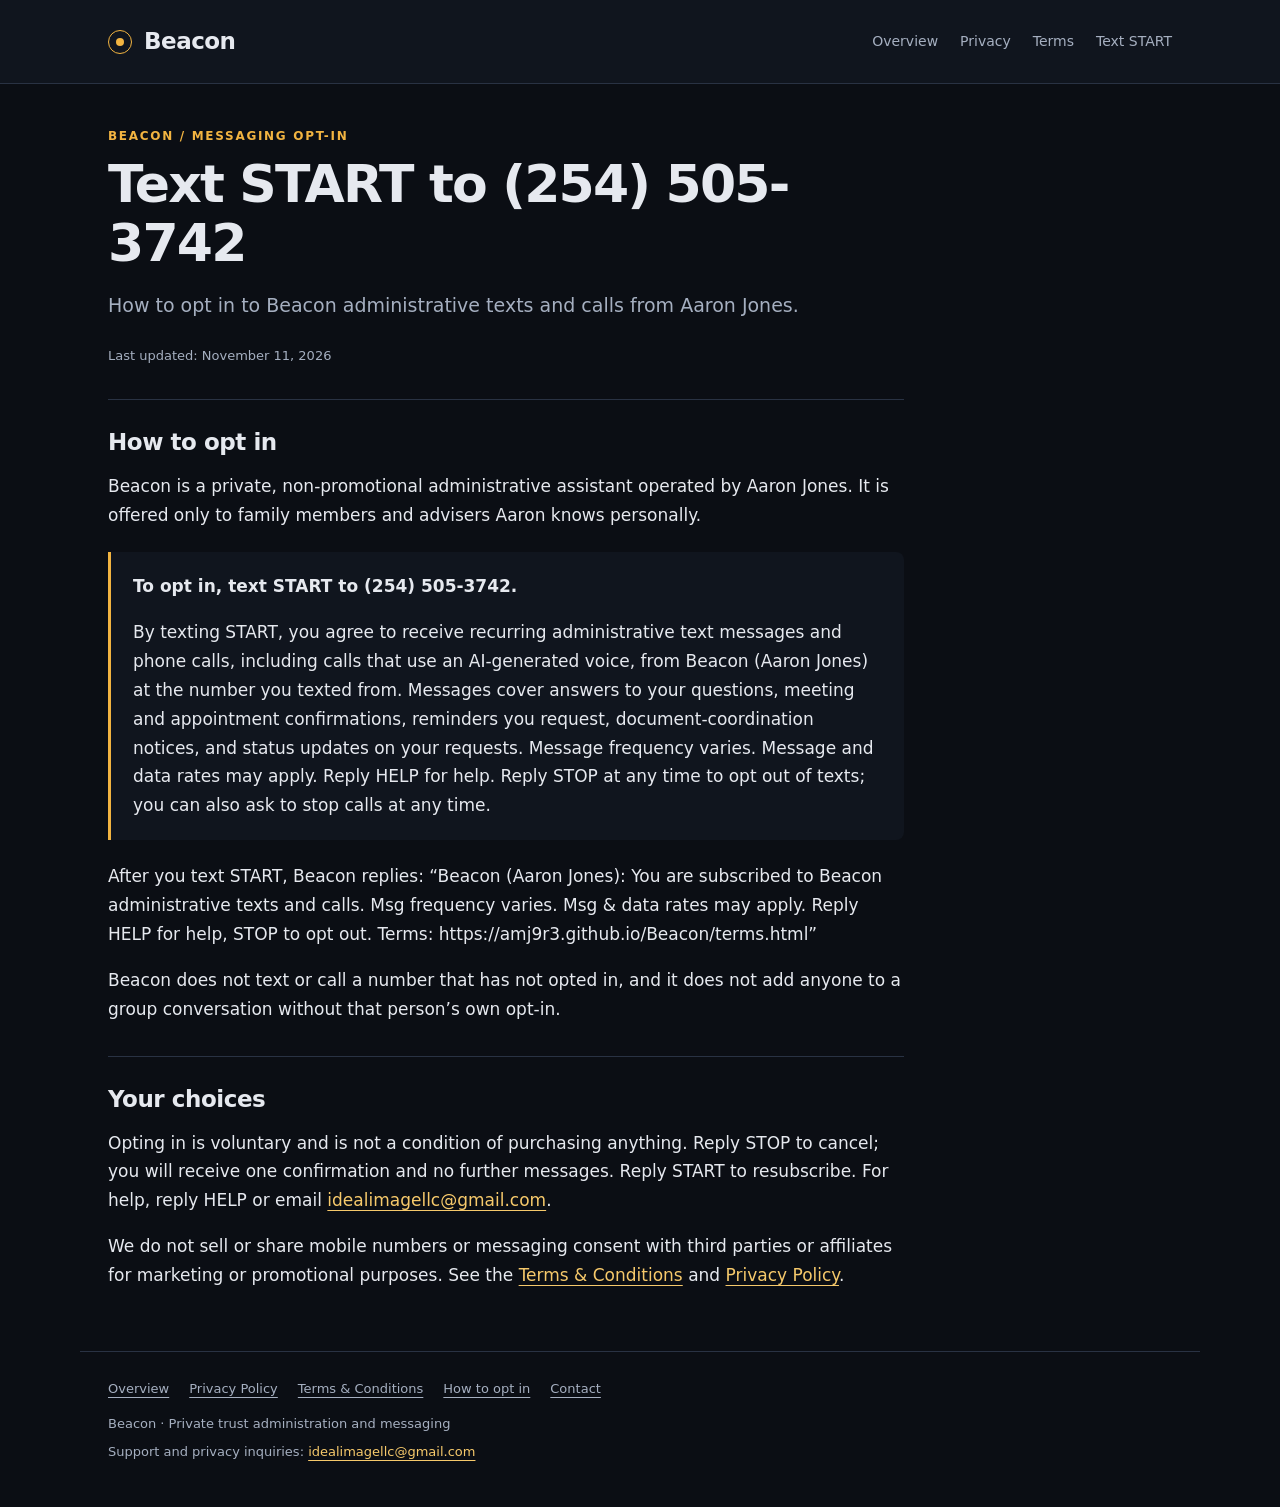
<file: optin.html>
<!DOCTYPE html>
<html lang="en">
<head>
<meta charset="utf-8">
<meta name="viewport" content="width=device-width, initial-scale=1">
<meta name="description" content="Administrative conversations and requested updates, with clear choices about your messages and data.">
<meta name="referrer" content="strict-origin-when-cross-origin">
<meta name="color-scheme" content="dark light">
<title>Beacon — How to opt in to texts and calls</title>
<style>
:root{color-scheme:dark;--bg:#0b0e14;--panel:#131923;--panel2:#10151e;--ink:#e6e9ef;--muted:#a5afc0;--line:#293243;--signal:#f2b441;--link:#f6c96b;--max:1120px}
*{box-sizing:border-box}html{scroll-behavior:smooth;scroll-padding-top:24px;-webkit-text-size-adjust:100%}
body{margin:0;background:var(--bg);color:var(--ink);font-family:system-ui,-apple-system,BlinkMacSystemFont,"Segoe UI",sans-serif;font-size:17px;line-height:1.7}
a{color:var(--link);text-underline-offset:4px;overflow-wrap:anywhere}a:hover{text-decoration-thickness:2px}a:focus-visible{outline:3px solid var(--signal);outline-offset:5px;border-radius:3px}
.skip{position:absolute;top:-100px;left:20px;padding:12px 18px;background:var(--signal);color:var(--bg);z-index:10}.skip:focus{top:12px}
header{border-bottom:1px solid var(--line);background:var(--panel2)}.header-inner{max-width:var(--max);margin:auto;padding:22px 28px;display:flex;align-items:center;gap:16px;justify-content:space-between;flex-wrap:wrap}
.brand{display:flex;gap:12px;align-items:center;color:var(--ink);text-decoration:none;font-size:23px;font-weight:700;letter-spacing:-.5px}.beacon{display:inline-block;position:relative;width:24px;height:24px;border:1px solid var(--signal);border-radius:50%;flex:none}.beacon:after{content:"";position:absolute;inset:7px;background:var(--signal);border-radius:50%}
.top-nav{display:flex;gap:22px;flex-wrap:wrap;font-size:14px}.top-nav a{text-decoration:none;color:var(--muted)}.top-nav a[]{color:var(--signal)}
.shell{max-width:var(--max);margin:auto;padding:42px 28px 26px}.draft-note{padding:13px 17px;border:1px solid #856527;background:#251e11;border-radius:8px;margin:0 0 30px;font-size:14px;color:#f4d592}
.layout{display:grid;grid-template-columns:minmax(0,1fr) 210px;gap:58px;align-items:start}.article{min-width:0}.eyebrow{color:var(--signal);font-size:12px;font-weight:650;letter-spacing:1.7px;text-transform:uppercase;margin:0 0 9px}
h1{font-size:clamp(35px,5vw,52px);line-height:1.12;letter-spacing:-1.8px;margin:0 0 18px;font-weight:700}h2{font-size:23px;line-height:1.3;letter-spacing:-.45px;margin:0 0 14px}h3{font-size:17px;line-height:1.45;margin:24px 0 9px}
p{margin:0 0 17px}.lede{font-size:19px;color:var(--muted);line-height:1.65;margin-bottom:24px}.meta{font-size:13px;color:var(--muted);margin-bottom:25px}.section{border-top:1px solid var(--line);padding-top:28px;margin-top:32px}.section>p:last-child{margin-bottom:0}
.summary{padding:20px 22px;border:1px solid var(--line);border-radius:12px;background:var(--panel);margin:24px 0 28px}.summary h2{font-size:17px;margin-bottom:12px}.summary p{margin-bottom:10px;font-size:15px}.summary p:last-child{margin-bottom:0}.summary strong{color:var(--ink)}
.notice{padding:20px 22px;border-left:3px solid var(--signal);border-radius:0 8px 8px 0;background:var(--panel2);margin:22px 0}.notice p:last-child{margin-bottom:0}
.required-detail{background:#3a2a0f;color:#ffe0a1;border:1px dashed var(--signal);padding:1px 6px;box-decoration-break:clone;-webkit-box-decoration-break:clone;overflow-wrap:anywhere}
.toc{position:sticky;top:28px;border-left:1px solid var(--line);padding-left:22px;font-size:13px}.toc h2{font-size:11px;text-transform:uppercase;letter-spacing:1.4px;color:var(--muted);margin-bottom:16px}.toc ol{list-style:none;padding:0;margin:0}.toc li{margin:0 0 12px}.toc a{text-decoration:none;color:var(--muted)}.toc a:hover{color:var(--signal)}
dl{margin:18px 0}dt{font-weight:650;color:var(--ink);margin-top:18px}dd{margin:4px 0 0;color:var(--muted)}ul{padding-left:23px;margin:14px 0 18px}li{padding-left:2px;margin-bottom:9px}.small{font-size:14px;color:var(--muted)}.pill{display:inline-block;border:1px solid var(--line);border-radius:999px;font-size:12px;padding:3px 11px;color:var(--muted);margin-right:6px;margin-bottom:8px}.actions{display:flex;flex-wrap:wrap;gap:12px;margin-top:25px}.button{padding:10px 16px;border:1px solid var(--line);background:var(--panel);border-radius:7px;text-decoration:none;font-size:15px}.button.primary{background:var(--signal);border-color:var(--signal);color:#151009;font-weight:650}
footer{border-top:1px solid var(--line);max-width:var(--max);margin:35px auto 0;padding:26px 28px 38px;font-size:13px;color:var(--muted)}.foot-links{display:flex;flex-wrap:wrap;gap:20px;margin-bottom:13px}footer p{margin-bottom:6px}.foot-links a{color:var(--muted)}
@media(max-width:860px){.layout{grid-template-columns:minmax(0,1fr);gap:28px}.toc{display:none;position:static;grid-row:1;border:1px solid var(--line);padding:15px 17px;border-radius:8px}.toc h2{margin-bottom:10px}.toc ol{display:flex;gap:7px 17px;flex-wrap:wrap}.toc li{margin:0}.shell{padding-top:26px}.draft-note{margin-bottom:20px}}
@media(max-width:480px){body{font-size:16px}.header-inner,.shell{padding-left:20px;padding-right:20px}.header-inner{gap:15px}.top-nav{gap:18px}.lede{font-size:18px}.summary,.notice{padding:17px}.toc{font-size:12px}h2{font-size:21px}.section{padding-top:23px;margin-top:27px}footer{padding-left:20px;padding-right:20px}h1{letter-spacing:-1.1px}}
@media(prefers-reduced-motion:reduce){html{scroll-behavior:auto}}
@media print{:root{color-scheme:light;--bg:#fff;--ink:#111;--muted:#444;--line:#bbb;--panel:#f5f5f5;--panel2:#f8f8f8;--signal:#6e4800;--link:#111}body{font-size:11pt}.top-nav,.toc,.skip{display:none}.layout{display:block}.header-inner,.shell,footer{max-width:none;padding-left:0;padding-right:0}.shell{padding-top:20px}h1{font-size:30pt}h2{break-after:avoid}p{orphans:3;widows:3}.summary,.notice{break-inside:avoid}footer{margin-top:20px}.required-detail{color:#111;background:#eee}.draft-note{color:#111;background:#eee}}
</style>
</head>
<body>
<a class="skip" href="#main">Skip to content</a>
<header><div class="header-inner"><a class="brand" href="index.html"><span class="beacon" aria-hidden="true"></span>Beacon</a><nav class="top-nav" aria-label="Main navigation"><a href="index.html" >Overview</a><a href="privacy.html">Privacy</a><a href="terms.html">Terms</a><a href="optin.html" aria-current="page">Text START</a></nav></div></header>
<div class="shell">
<div class="layout">
<main class="article" id="main">
<p class="eyebrow">Beacon / Messaging opt-in</p>
<h1>Text START to (254) 505-3742</h1>
<p class="lede">How to opt in to Beacon administrative texts and calls from Aaron Jones.</p>
<p class="meta">Last updated: <time datetime="2026-11-11">November 11, 2026</time></p>
<section class="section" id="how"><h2>How to opt in</h2>
<p>Beacon is a private, non-promotional administrative assistant operated by Aaron Jones. It is offered only to family members and advisers Aaron knows personally.</p>
<div class="notice"><p><strong>To opt in, text START to (254) 505-3742.</strong></p>
<p>By texting START, you agree to receive recurring administrative text messages and phone calls, including calls that use an AI-generated voice, from Beacon (Aaron Jones) at the number you texted from. Messages cover answers to your questions, meeting and appointment confirmations, reminders you request, document-coordination notices, and status updates on your requests. Message frequency varies. Message and data rates may apply. Reply HELP for help. Reply STOP at any time to opt out of texts; you can also ask to stop calls at any time.</p></div>
<p>After you text START, Beacon replies: &ldquo;Beacon (Aaron Jones): You are subscribed to Beacon administrative texts and calls. Msg frequency varies. Msg &amp; data rates may apply. Reply HELP for help, STOP to opt out. Terms: https://amj9r3.github.io/Beacon/terms.html&rdquo;</p>
<p>Beacon does not text or call a number that has not opted in, and it does not add anyone to a group conversation without that person&rsquo;s own opt-in.</p>
</section>
<section class="section" id="choices"><h2>Your choices</h2>
<p>Opting in is voluntary and is not a condition of purchasing anything. Reply STOP to cancel; you will receive one confirmation and no further messages. Reply START to resubscribe. For help, reply HELP or email <a href="mailto:idealimagellc@gmail.com">idealimagellc@gmail.com</a>.</p>
<p>We do not sell or share mobile numbers or messaging consent with third parties or affiliates for marketing or promotional purposes. See the <a href="terms.html">Terms &amp; Conditions</a> and <a href="privacy.html">Privacy Policy</a>.</p>
</section>
</main>

</div>
</div>
<footer>
<div class="foot-links"><a href="index.html">Overview</a><a href="privacy.html">Privacy Policy</a><a href="terms.html">Terms &amp; Conditions</a><a href="optin.html">How to opt in</a><a href="mailto:idealimagellc@gmail.com">Contact</a></div>
<p>Beacon · Private trust administration and messaging</p>
<p>Support and privacy inquiries: <a href="mailto:idealimagellc@gmail.com">idealimagellc@gmail.com</a></p>
</footer>
</body>
</html>
</file>
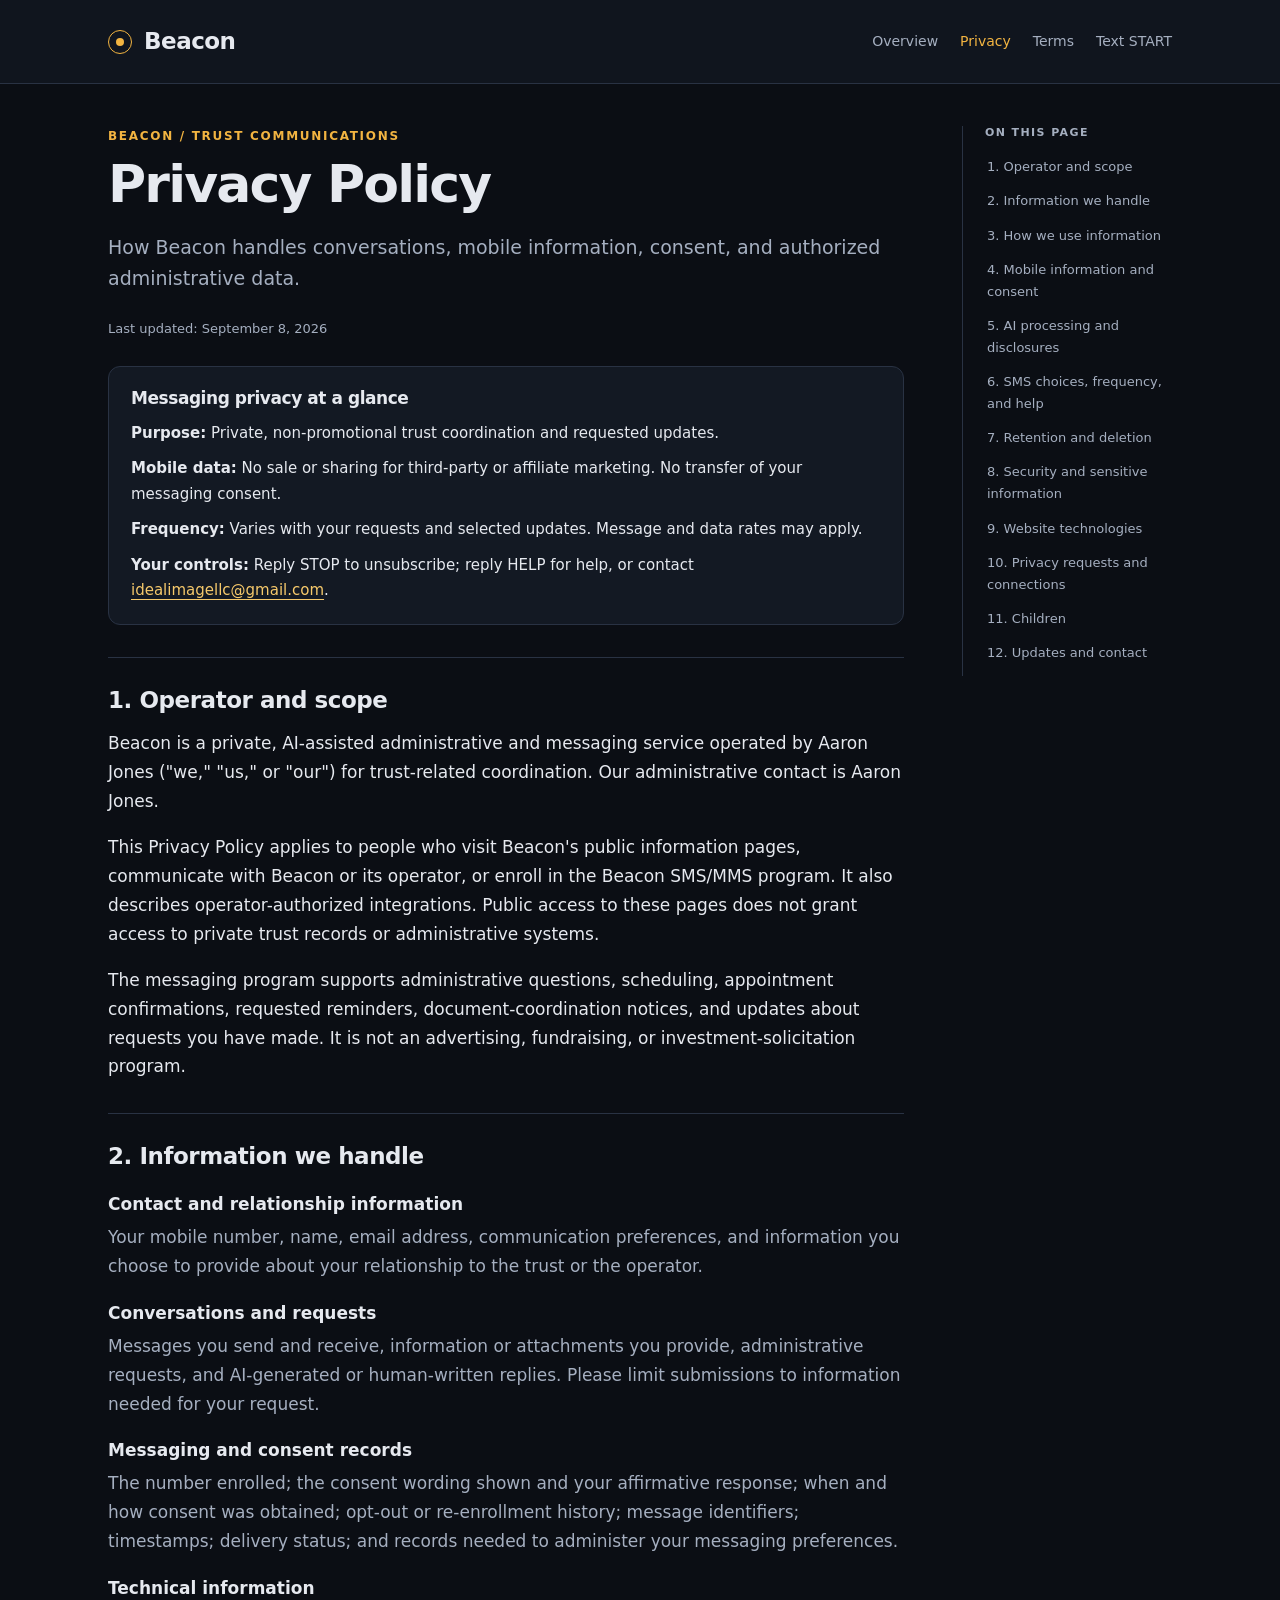
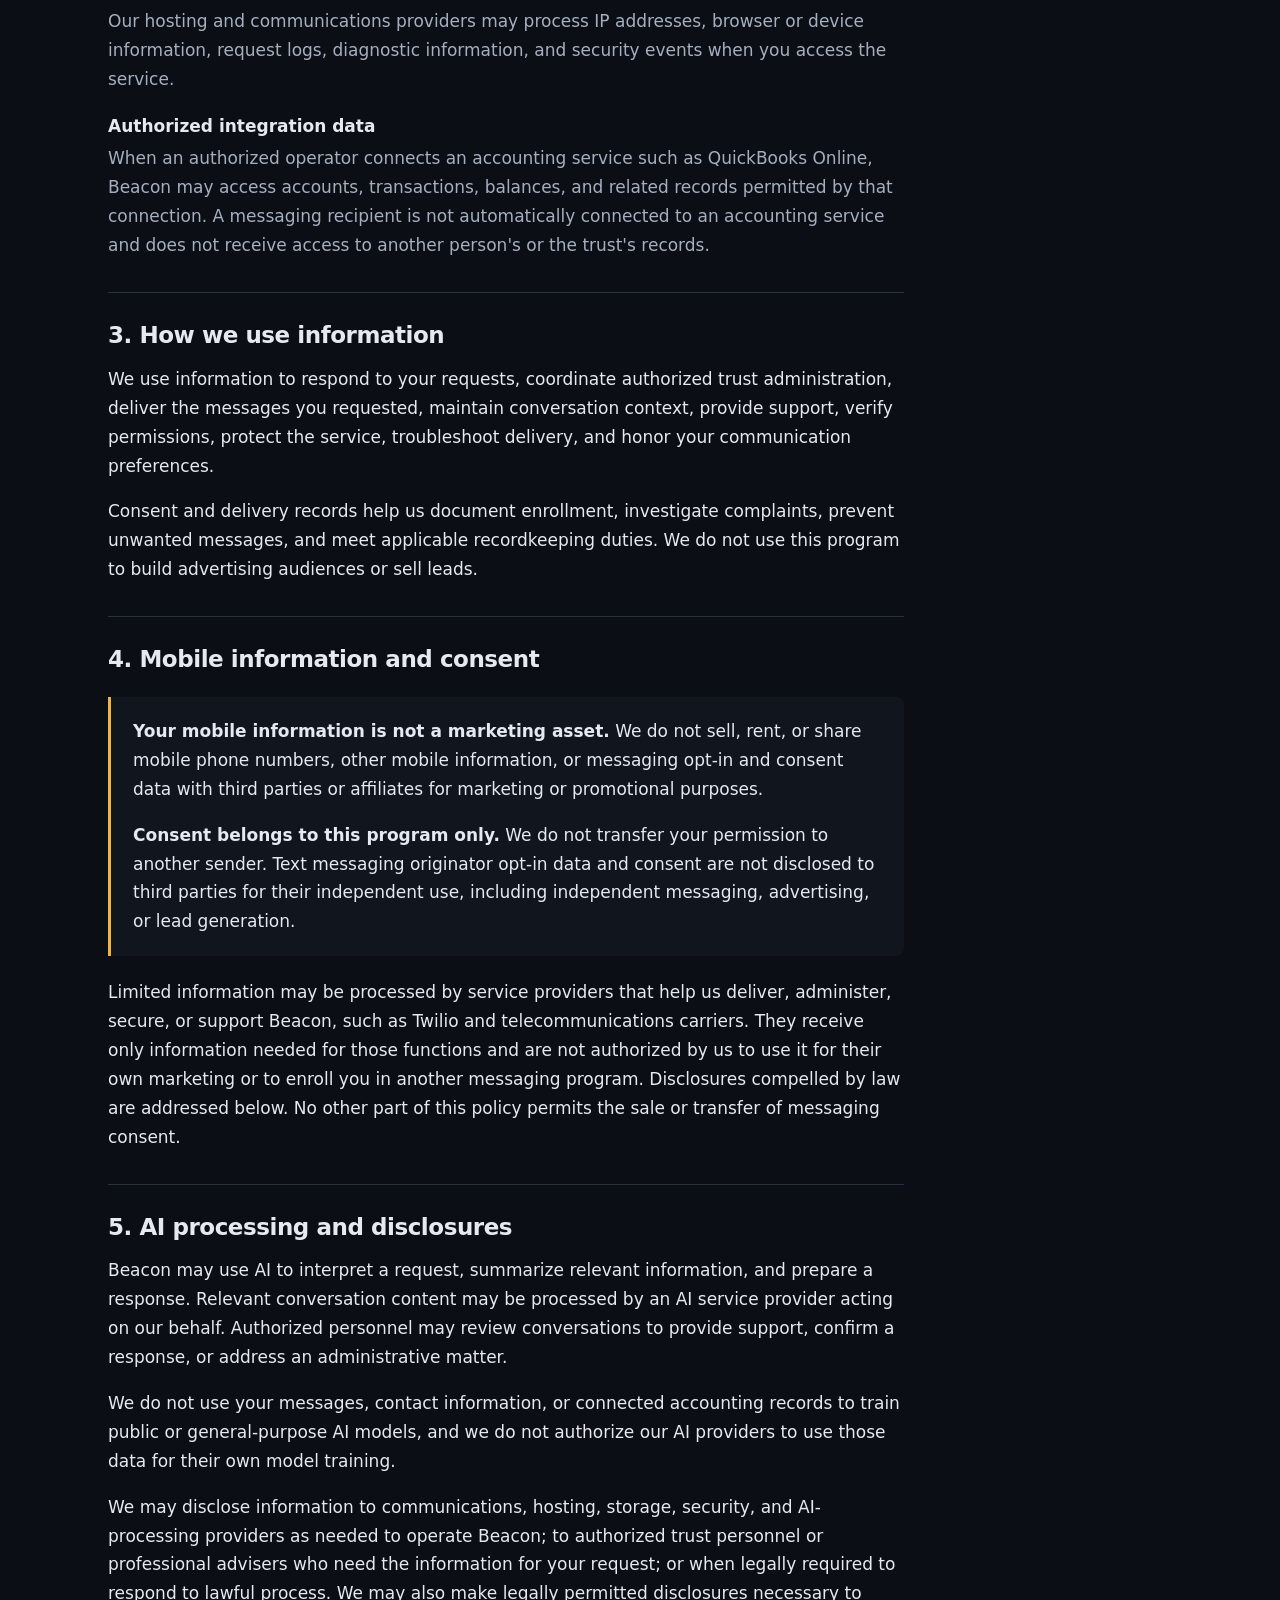
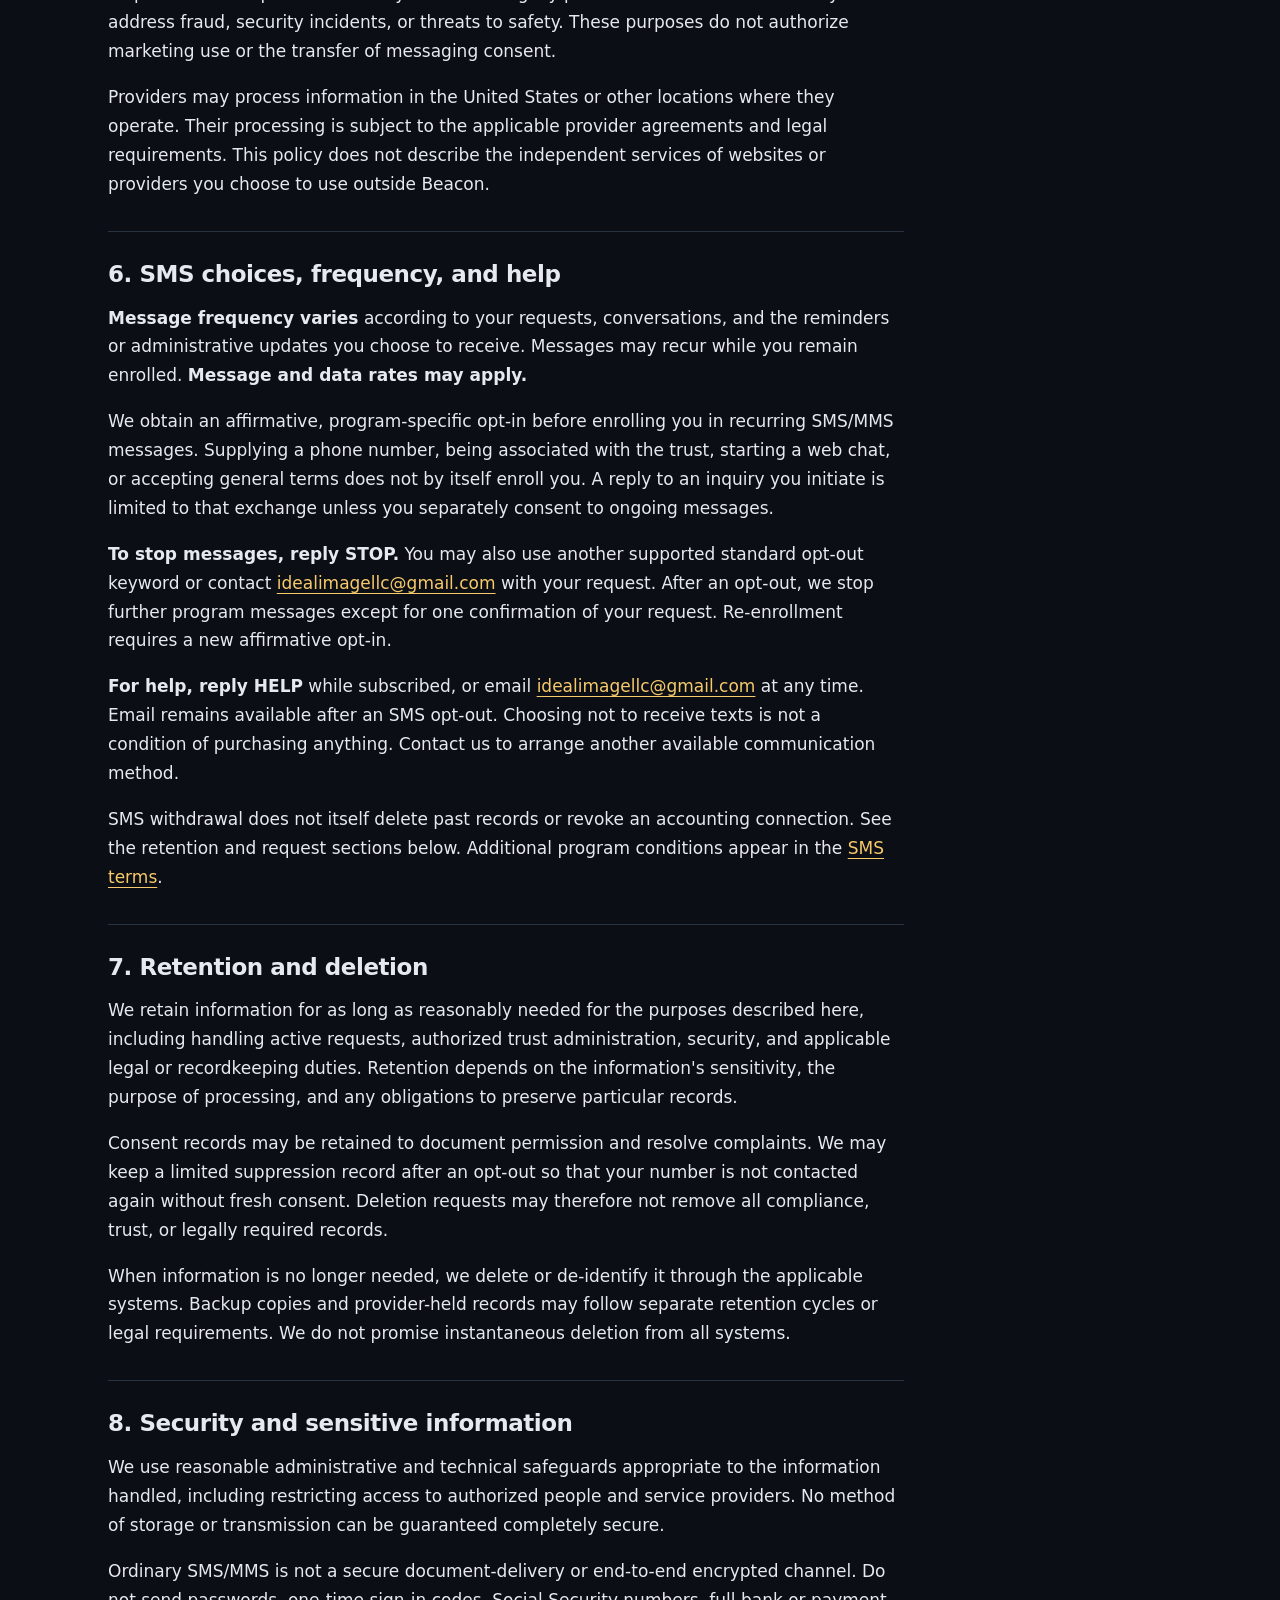
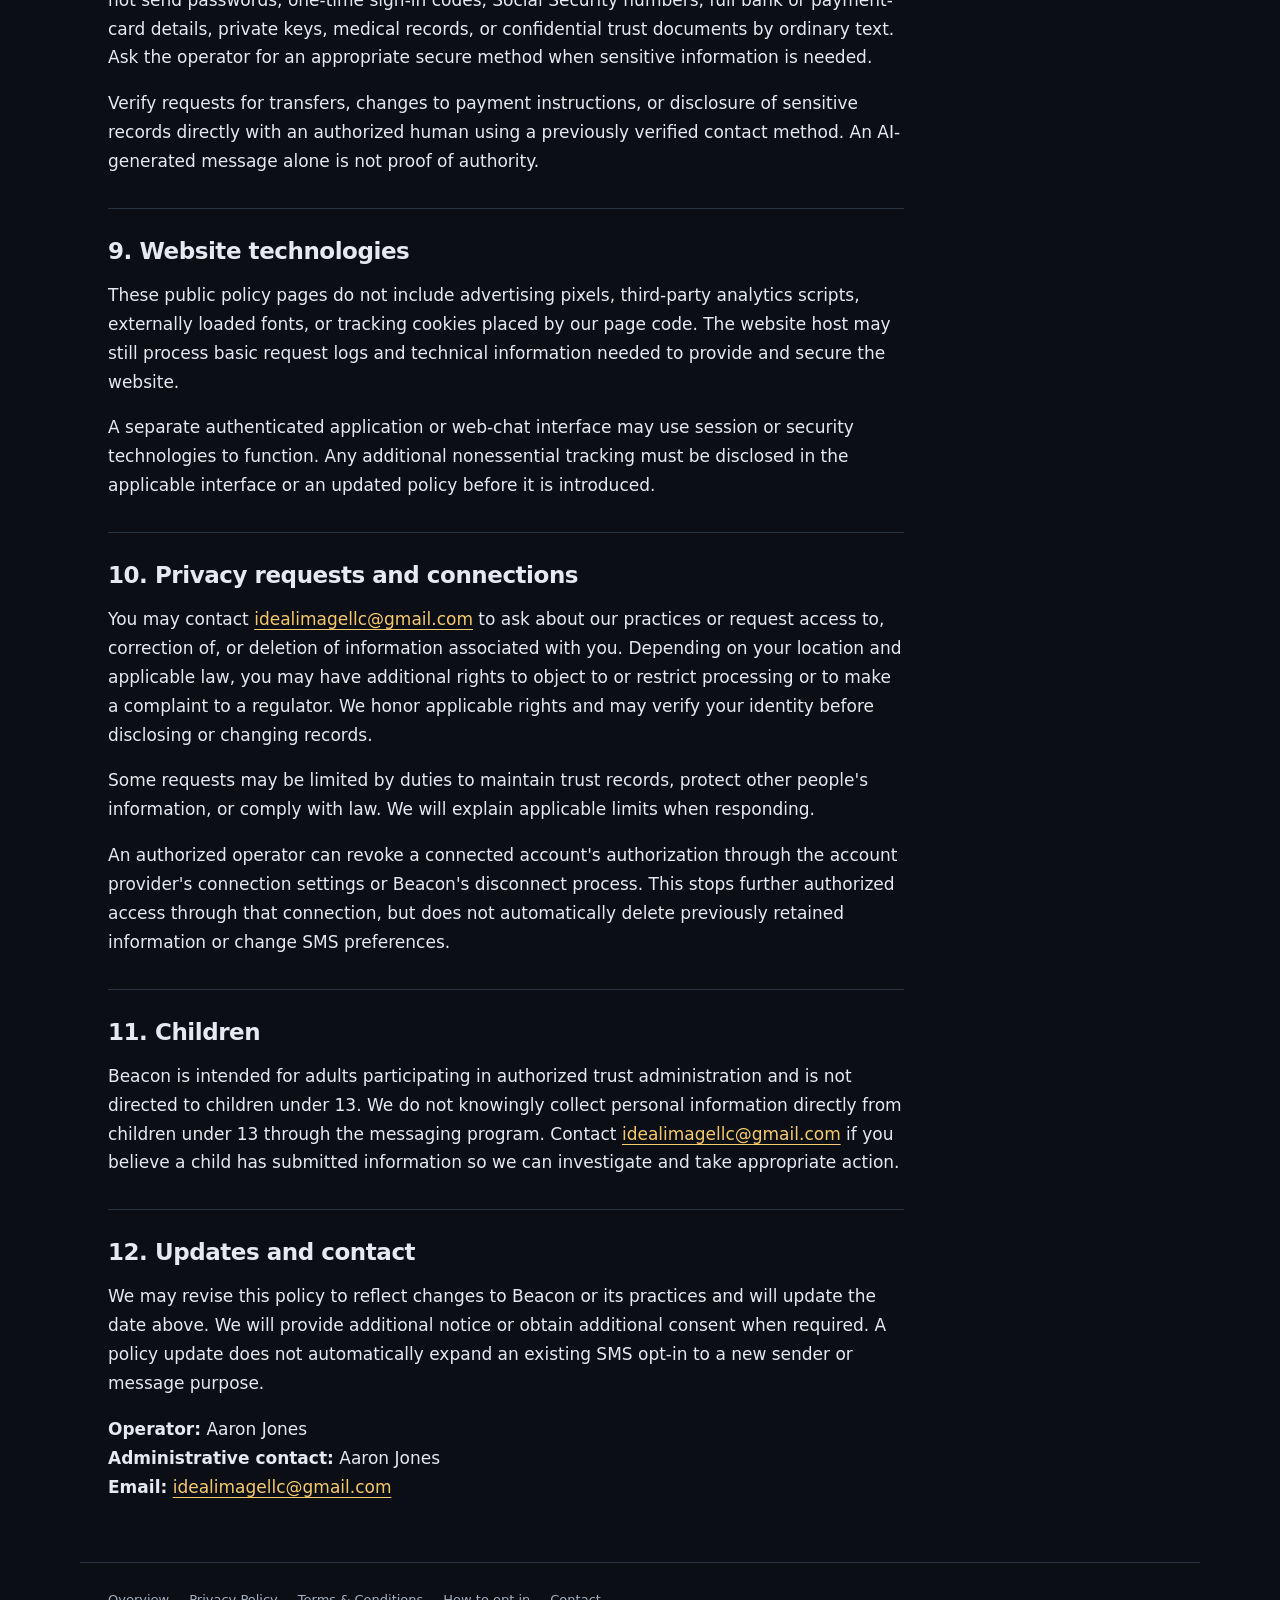
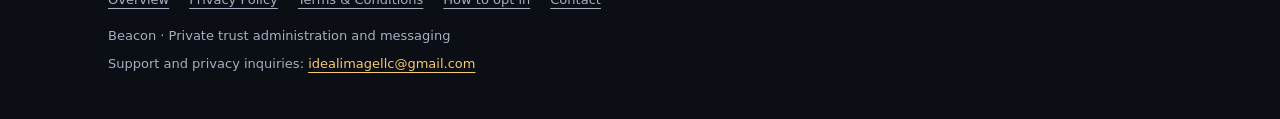
<file: privacy.html>
<!DOCTYPE html>
<html lang="en">
<head>
<meta charset="utf-8">
<meta name="viewport" content="width=device-width, initial-scale=1">
<meta name="description" content="How Beacon handles conversations, mobile information, consent, and authorized administrative data.">
<meta name="referrer" content="strict-origin-when-cross-origin">
<meta name="color-scheme" content="dark light">
<title>Beacon — Privacy Policy</title>
<style>
:root{color-scheme:dark;--bg:#0b0e14;--panel:#131923;--panel2:#10151e;--ink:#e6e9ef;--muted:#a5afc0;--line:#293243;--signal:#f2b441;--link:#f6c96b;--max:1120px}
*{box-sizing:border-box}html{scroll-behavior:smooth;scroll-padding-top:24px;-webkit-text-size-adjust:100%}
body{margin:0;background:var(--bg);color:var(--ink);font-family:system-ui,-apple-system,BlinkMacSystemFont,"Segoe UI",sans-serif;font-size:17px;line-height:1.7}
a{color:var(--link);text-underline-offset:4px;overflow-wrap:anywhere}a:hover{text-decoration-thickness:2px}a:focus-visible{outline:3px solid var(--signal);outline-offset:5px;border-radius:3px}
.skip{position:absolute;top:-100px;left:20px;padding:12px 18px;background:var(--signal);color:var(--bg);z-index:10}.skip:focus{top:12px}
header{border-bottom:1px solid var(--line);background:var(--panel2)}.header-inner{max-width:var(--max);margin:auto;padding:22px 28px;display:flex;align-items:center;gap:16px;justify-content:space-between;flex-wrap:wrap}
.brand{display:flex;gap:12px;align-items:center;color:var(--ink);text-decoration:none;font-size:23px;font-weight:700;letter-spacing:-.5px}.beacon{display:inline-block;position:relative;width:24px;height:24px;border:1px solid var(--signal);border-radius:50%;flex:none}.beacon:after{content:"";position:absolute;inset:7px;background:var(--signal);border-radius:50%}
.top-nav{display:flex;gap:22px;flex-wrap:wrap;font-size:14px}.top-nav a{text-decoration:none;color:var(--muted)}.top-nav a[aria-current="page"]{color:var(--signal)}
.shell{max-width:var(--max);margin:auto;padding:42px 28px 26px}.draft-note{padding:13px 17px;border:1px solid #856527;background:#251e11;border-radius:8px;margin:0 0 30px;font-size:14px;color:#f4d592}
.layout{display:grid;grid-template-columns:minmax(0,1fr) 210px;gap:58px;align-items:start}.article{min-width:0}.eyebrow{color:var(--signal);font-size:12px;font-weight:650;letter-spacing:1.7px;text-transform:uppercase;margin:0 0 9px}
h1{font-size:clamp(35px,5vw,52px);line-height:1.12;letter-spacing:-1.8px;margin:0 0 18px;font-weight:700}h2{font-size:23px;line-height:1.3;letter-spacing:-.45px;margin:0 0 14px}h3{font-size:17px;line-height:1.45;margin:24px 0 9px}
p{margin:0 0 17px}.lede{font-size:19px;color:var(--muted);line-height:1.65;margin-bottom:24px}.meta{font-size:13px;color:var(--muted);margin-bottom:25px}.section{border-top:1px solid var(--line);padding-top:28px;margin-top:32px}.section>p:last-child{margin-bottom:0}
.summary{padding:20px 22px;border:1px solid var(--line);border-radius:12px;background:var(--panel);margin:24px 0 28px}.summary h2{font-size:17px;margin-bottom:12px}.summary p{margin-bottom:10px;font-size:15px}.summary p:last-child{margin-bottom:0}.summary strong{color:var(--ink)}
.notice{padding:20px 22px;border-left:3px solid var(--signal);border-radius:0 8px 8px 0;background:var(--panel2);margin:22px 0}.notice p:last-child{margin-bottom:0}
.required-detail{background:#3a2a0f;color:#ffe0a1;border:1px dashed var(--signal);padding:1px 6px;box-decoration-break:clone;-webkit-box-decoration-break:clone;overflow-wrap:anywhere}
.toc{position:sticky;top:28px;border-left:1px solid var(--line);padding-left:22px;font-size:13px}.toc h2{font-size:11px;text-transform:uppercase;letter-spacing:1.4px;color:var(--muted);margin-bottom:16px}.toc ol{list-style:none;padding:0;margin:0}.toc li{margin:0 0 12px}.toc a{text-decoration:none;color:var(--muted)}.toc a:hover{color:var(--signal)}
dl{margin:18px 0}dt{font-weight:650;color:var(--ink);margin-top:18px}dd{margin:4px 0 0;color:var(--muted)}ul{padding-left:23px;margin:14px 0 18px}li{padding-left:2px;margin-bottom:9px}.small{font-size:14px;color:var(--muted)}.pill{display:inline-block;border:1px solid var(--line);border-radius:999px;font-size:12px;padding:3px 11px;color:var(--muted);margin-right:6px;margin-bottom:8px}.actions{display:flex;flex-wrap:wrap;gap:12px;margin-top:25px}.button{padding:10px 16px;border:1px solid var(--line);background:var(--panel);border-radius:7px;text-decoration:none;font-size:15px}.button.primary{background:var(--signal);border-color:var(--signal);color:#151009;font-weight:650}
footer{border-top:1px solid var(--line);max-width:var(--max);margin:35px auto 0;padding:26px 28px 38px;font-size:13px;color:var(--muted)}.foot-links{display:flex;flex-wrap:wrap;gap:20px;margin-bottom:13px}footer p{margin-bottom:6px}.foot-links a{color:var(--muted)}
@media(max-width:860px){.layout{grid-template-columns:minmax(0,1fr);gap:28px}.toc{display:none;position:static;grid-row:1;border:1px solid var(--line);padding:15px 17px;border-radius:8px}.toc h2{margin-bottom:10px}.toc ol{display:flex;gap:7px 17px;flex-wrap:wrap}.toc li{margin:0}.shell{padding-top:26px}.draft-note{margin-bottom:20px}}
@media(max-width:480px){body{font-size:16px}.header-inner,.shell{padding-left:20px;padding-right:20px}.header-inner{gap:15px}.top-nav{gap:18px}.lede{font-size:18px}.summary,.notice{padding:17px}.toc{font-size:12px}h2{font-size:21px}.section{padding-top:23px;margin-top:27px}footer{padding-left:20px;padding-right:20px}h1{letter-spacing:-1.1px}}
@media(prefers-reduced-motion:reduce){html{scroll-behavior:auto}}
@media print{:root{color-scheme:light;--bg:#fff;--ink:#111;--muted:#444;--line:#bbb;--panel:#f5f5f5;--panel2:#f8f8f8;--signal:#6e4800;--link:#111}body{font-size:11pt}.top-nav,.toc,.skip{display:none}.layout{display:block}.header-inner,.shell,footer{max-width:none;padding-left:0;padding-right:0}.shell{padding-top:20px}h1{font-size:30pt}h2{break-after:avoid}p{orphans:3;widows:3}.summary,.notice{break-inside:avoid}footer{margin-top:20px}.required-detail{color:#111;background:#eee}.draft-note{color:#111;background:#eee}}
</style>
</head>
<body>
<a class="skip" href="#main">Skip to content</a>
<header><div class="header-inner"><a class="brand" href="index.html"><span class="beacon" aria-hidden="true"></span>Beacon</a><nav class="top-nav" aria-label="Main navigation"><a href="index.html">Overview</a><a href="privacy.html" aria-current="page">Privacy</a><a href="terms.html">Terms</a><a href="optin.html">Text START</a></nav></div></header>
<div class="shell">
<div class="layout">
<main class="article" id="main">
<p class="eyebrow">Beacon / Trust communications</p>
<h1>Privacy Policy</h1>
<p class="lede">How Beacon handles conversations, mobile information, consent, and authorized administrative data.</p>
<p class="meta">Last updated: <time datetime="2026-09-08">September 8, 2026</time></p>
<div class="summary"><h2>Messaging privacy at a glance</h2>
<p><strong>Purpose:</strong> Private, non-promotional trust coordination and requested updates.</p>
<p><strong>Mobile data:</strong> No sale or sharing for third-party or affiliate marketing. No transfer of your messaging consent.</p>
<p><strong>Frequency:</strong> Varies with your requests and selected updates. Message and data rates may apply.</p>
<p><strong>Your controls:</strong> Reply STOP to unsubscribe; reply HELP for help, or contact <a href="mailto:idealimagellc@gmail.com">idealimagellc@gmail.com</a>.</p></div>
<section class="section" id="operator"><h2>1. Operator and scope</h2>

<p>Beacon is a private, AI-assisted administrative and messaging service operated by Aaron Jones ("we," "us," or "our") for trust-related coordination. Our administrative contact is Aaron Jones.</p>
<p>This Privacy Policy applies to people who visit Beacon's public information pages, communicate with Beacon or its operator, or enroll in the Beacon SMS/MMS program. It also describes operator-authorized integrations. Public access to these pages does not grant access to private trust records or administrative systems.</p>
<p>The messaging program supports administrative questions, scheduling, appointment confirmations, requested reminders, document-coordination notices, and updates about requests you have made. It is not an advertising, fundraising, or investment-solicitation program.</p>

</section>
<section class="section" id="information"><h2>2. Information we handle</h2>

<dl>
<dt>Contact and relationship information</dt><dd>Your mobile number, name, email address, communication preferences, and information you choose to provide about your relationship to the trust or the operator.</dd>
<dt>Conversations and requests</dt><dd>Messages you send and receive, information or attachments you provide, administrative requests, and AI-generated or human-written replies. Please limit submissions to information needed for your request.</dd>
<dt>Messaging and consent records</dt><dd>The number enrolled; the consent wording shown and your affirmative response; when and how consent was obtained; opt-out or re-enrollment history; message identifiers; timestamps; delivery status; and records needed to administer your messaging preferences.</dd>
<dt>Technical information</dt><dd>Our hosting and communications providers may process IP addresses, browser or device information, request logs, diagnostic information, and security events when you access the service.</dd>
<dt>Authorized integration data</dt><dd>When an authorized operator connects an accounting service such as QuickBooks Online, Beacon may access accounts, transactions, balances, and related records permitted by that connection. A messaging recipient is not automatically connected to an accounting service and does not receive access to another person's or the trust's records.</dd>
</dl>

</section>
<section class="section" id="use"><h2>3. How we use information</h2>

<p>We use information to respond to your requests, coordinate authorized trust administration, deliver the messages you requested, maintain conversation context, provide support, verify permissions, protect the service, troubleshoot delivery, and honor your communication preferences.</p>
<p>Consent and delivery records help us document enrollment, investigate complaints, prevent unwanted messages, and meet applicable recordkeeping duties. We do not use this program to build advertising audiences or sell leads.</p>

</section>
<section class="section" id="mobile"><h2>4. Mobile information and consent</h2>

<div class="notice">
<p><strong>Your mobile information is not a marketing asset.</strong> We do not sell, rent, or share mobile phone numbers, other mobile information, or messaging opt-in and consent data with third parties or affiliates for marketing or promotional purposes.</p>
<p><strong>Consent belongs to this program only.</strong> We do not transfer your permission to another sender. Text messaging originator opt-in data and consent are not disclosed to third parties for their independent use, including independent messaging, advertising, or lead generation.</p>
</div>
<p>Limited information may be processed by service providers that help us deliver, administer, secure, or support Beacon, such as Twilio and telecommunications carriers. They receive only information needed for those functions and are not authorized by us to use it for their own marketing or to enroll you in another messaging program. Disclosures compelled by law are addressed below. No other part of this policy permits the sale or transfer of messaging consent.</p>

</section>
<section class="section" id="providers"><h2>5. AI processing and disclosures</h2>

<p>Beacon may use AI to interpret a request, summarize relevant information, and prepare a response. Relevant conversation content may be processed by an AI service provider acting on our behalf. Authorized personnel may review conversations to provide support, confirm a response, or address an administrative matter.</p>
<p>We do not use your messages, contact information, or connected accounting records to train public or general-purpose AI models, and we do not authorize our AI providers to use those data for their own model training.</p>
<p>We may disclose information to communications, hosting, storage, security, and AI-processing providers as needed to operate Beacon; to authorized trust personnel or professional advisers who need the information for your request; or when legally required to respond to lawful process. We may also make legally permitted disclosures necessary to address fraud, security incidents, or threats to safety. These purposes do not authorize marketing use or the transfer of messaging consent.</p>
<p>Providers may process information in the United States or other locations where they operate. Their processing is subject to the applicable provider agreements and legal requirements. This policy does not describe the independent services of websites or providers you choose to use outside Beacon.</p>

</section>
<section class="section" id="sms"><h2>6. SMS choices, frequency, and help</h2>

<p><strong>Message frequency varies</strong> according to your requests, conversations, and the reminders or administrative updates you choose to receive. Messages may recur while you remain enrolled. <strong>Message and data rates may apply.</strong></p>
<p>We obtain an affirmative, program-specific opt-in before enrolling you in recurring SMS/MMS messages. Supplying a phone number, being associated with the trust, starting a web chat, or accepting general terms does not by itself enroll you. A reply to an inquiry you initiate is limited to that exchange unless you separately consent to ongoing messages.</p>
<p><strong>To stop messages, reply STOP.</strong> You may also use another supported standard opt-out keyword or contact <a href="mailto:idealimagellc@gmail.com">idealimagellc@gmail.com</a> with your request. After an opt-out, we stop further program messages except for one confirmation of your request. Re-enrollment requires a new affirmative opt-in.</p>
<p><strong>For help, reply HELP</strong> while subscribed, or email <a href="mailto:idealimagellc@gmail.com">idealimagellc@gmail.com</a> at any time. Email remains available after an SMS opt-out. Choosing not to receive texts is not a condition of purchasing anything. Contact us to arrange another available communication method.</p>
<p>SMS withdrawal does not itself delete past records or revoke an accounting connection. See the retention and request sections below. Additional program conditions appear in the <a href="terms.html#sms-program">SMS terms</a>.</p>

</section>
<section class="section" id="retention"><h2>7. Retention and deletion</h2>

<p>We retain information for as long as reasonably needed for the purposes described here, including handling active requests, authorized trust administration, security, and applicable legal or recordkeeping duties. Retention depends on the information's sensitivity, the purpose of processing, and any obligations to preserve particular records.</p>
<p>Consent records may be retained to document permission and resolve complaints. We may keep a limited suppression record after an opt-out so that your number is not contacted again without fresh consent. Deletion requests may therefore not remove all compliance, trust, or legally required records.</p>
<p>When information is no longer needed, we delete or de-identify it through the applicable systems. Backup copies and provider-held records may follow separate retention cycles or legal requirements. We do not promise instantaneous deletion from all systems.</p>

</section>
<section class="section" id="security"><h2>8. Security and sensitive information</h2>

<p>We use reasonable administrative and technical safeguards appropriate to the information handled, including restricting access to authorized people and service providers. No method of storage or transmission can be guaranteed completely secure.</p>
<p>Ordinary SMS/MMS is not a secure document-delivery or end-to-end encrypted channel. Do not send passwords, one-time sign-in codes, Social Security numbers, full bank or payment-card details, private keys, medical records, or confidential trust documents by ordinary text. Ask the operator for an appropriate secure method when sensitive information is needed.</p>
<p>Verify requests for transfers, changes to payment instructions, or disclosure of sensitive records directly with an authorized human using a previously verified contact method. An AI-generated message alone is not proof of authority.</p>

</section>
<section class="section" id="web"><h2>9. Website technologies</h2>

<p>These public policy pages do not include advertising pixels, third-party analytics scripts, externally loaded fonts, or tracking cookies placed by our page code. The website host may still process basic request logs and technical information needed to provide and secure the website.</p>
<p>A separate authenticated application or web-chat interface may use session or security technologies to function. Any additional nonessential tracking must be disclosed in the applicable interface or an updated policy before it is introduced.</p>

</section>
<section class="section" id="requests"><h2>10. Privacy requests and connections</h2>

<p>You may contact <a href="mailto:idealimagellc@gmail.com">idealimagellc@gmail.com</a> to ask about our practices or request access to, correction of, or deletion of information associated with you. Depending on your location and applicable law, you may have additional rights to object to or restrict processing or to make a complaint to a regulator. We honor applicable rights and may verify your identity before disclosing or changing records.</p>
<p>Some requests may be limited by duties to maintain trust records, protect other people's information, or comply with law. We will explain applicable limits when responding.</p>
<p>An authorized operator can revoke a connected account's authorization through the account provider's connection settings or Beacon's disconnect process. This stops further authorized access through that connection, but does not automatically delete previously retained information or change SMS preferences.</p>

</section>
<section class="section" id="children"><h2>11. Children</h2>

<p>Beacon is intended for adults participating in authorized trust administration and is not directed to children under 13. We do not knowingly collect personal information directly from children under 13 through the messaging program. Contact <a href="mailto:idealimagellc@gmail.com">idealimagellc@gmail.com</a> if you believe a child has submitted information so we can investigate and take appropriate action.</p>

</section>
<section class="section" id="changes"><h2>12. Updates and contact</h2>

<p>We may revise this policy to reflect changes to Beacon or its practices and will update the date above. We will provide additional notice or obtain additional consent when required. A policy update does not automatically expand an existing SMS opt-in to a new sender or message purpose.</p>
<p><strong>Operator:</strong> Aaron Jones<br><strong>Administrative contact:</strong> Aaron Jones<br><strong>Email:</strong> <a href="mailto:idealimagellc@gmail.com">idealimagellc@gmail.com</a></p>

</section>
</main>
<aside class="toc" aria-label="On this page"><h2>On this page</h2><ol><li><a href="#operator">1. Operator and scope</a></li><li><a href="#information">2. Information we handle</a></li><li><a href="#use">3. How we use information</a></li><li><a href="#mobile">4. Mobile information and consent</a></li><li><a href="#providers">5. AI processing and disclosures</a></li><li><a href="#sms">6. SMS choices, frequency, and help</a></li><li><a href="#retention">7. Retention and deletion</a></li><li><a href="#security">8. Security and sensitive information</a></li><li><a href="#web">9. Website technologies</a></li><li><a href="#requests">10. Privacy requests and connections</a></li><li><a href="#children">11. Children</a></li><li><a href="#changes">12. Updates and contact</a></li></ol></aside>
</div>
</div>
<footer>
<div class="foot-links"><a href="index.html">Overview</a><a href="privacy.html">Privacy Policy</a><a href="terms.html">Terms &amp; Conditions</a><a href="optin.html">How to opt in</a><a href="mailto:idealimagellc@gmail.com">Contact</a></div>
<p>Beacon · Private trust administration and messaging</p>
<p>Support and privacy inquiries: <a href="mailto:idealimagellc@gmail.com">idealimagellc@gmail.com</a></p>
</footer>
</body>
</html>
</file>
<file: style.css>
/* Beacon — private instance site
   Palette:  ink #0B0E14 · surface #131823 · hairline #232A38
             text #E6E9EF · muted #8A93A6 · signal #F2B441
   Type:     Space Grotesk (display) · Inter (body) · IBM Plex Mono (utility) */

@import url('https://fonts.googleapis.com/css2?family=Inter:wght@400;500;600&family=IBM+Plex+Mono:wght@400;500&family=Space+Grotesk:wght@500;600;700&display=swap');

:root{
  --ink:#0B0E14;
  --surface:#131823;
  --surface-2:#0F141D;
  --hairline:#232A38;
  --text:#E6E9EF;
  --muted:#8A93A6;
  --signal:#F2B441;
  --signal-dim:rgba(242,180,65,.14);
  --maxw:760px;
}

*{box-sizing:border-box;}
html{-webkit-text-size-adjust:100%;}
body{
  margin:0;
  background:var(--ink);
  color:var(--text);
  font-family:'Inter',system-ui,-apple-system,sans-serif;
  font-size:17px;
  line-height:1.65;
  letter-spacing:.005em;
  -webkit-font-smoothing:antialiased;
}

.wrap{max-width:var(--maxw);margin:0 auto;padding:0 24px;}

/* ---- top bar / beacon mark ---- */
header.top{
  border-bottom:1px solid var(--hairline);
  background:linear-gradient(180deg,var(--surface-2),transparent);
}
.top-inner{
  max-width:var(--maxw);margin:0 auto;padding:22px 24px;
  display:flex;align-items:center;gap:14px;
}
.beacon{
  position:relative;width:18px;height:18px;flex:none;
}
.beacon .core{
  position:absolute;inset:5px;border-radius:50%;
  background:var(--signal);
  box-shadow:0 0 10px 1px rgba(242,180,65,.7);
}
.beacon .ring{
  position:absolute;inset:0;border-radius:50%;
  border:1px solid var(--signal);
  opacity:0;
  animation:pulse 3.4s ease-out infinite;
}
@keyframes pulse{
  0%{transform:scale(.4);opacity:.8;}
  70%{opacity:0;}
  100%{transform:scale(1.9);opacity:0;}
}
.wordmark{
  font-family:'Space Grotesk',sans-serif;
  font-weight:700;font-size:17px;letter-spacing:.02em;
}
.tag{
  margin-left:auto;
  font-family:'IBM Plex Mono',monospace;
  font-size:11px;letter-spacing:.14em;text-transform:uppercase;
  color:var(--signal);
  border:1px solid var(--hairline);
  padding:5px 10px;border-radius:2px;
}

/* ---- hero ---- */
main{padding:64px 0 40px;}
.eyebrow{
  font-family:'IBM Plex Mono',monospace;
  font-size:12px;letter-spacing:.18em;text-transform:uppercase;
  color:var(--muted);margin:0 0 18px;
}
h1{
  font-family:'Space Grotesk',sans-serif;
  font-weight:600;
  font-size:clamp(30px,6vw,46px);
  line-height:1.08;letter-spacing:-.01em;
  margin:0 0 22px;
}
h1 .lit{color:var(--signal);}
.lede{font-size:19px;color:var(--muted);max-width:60ch;margin:0 0 8px;}

/* ---- sections ---- */
section{padding:38px 0;border-top:1px solid var(--hairline);}
section:first-of-type{border-top:none;}
h2{
  font-family:'IBM Plex Mono',monospace;
  font-weight:500;font-size:12px;letter-spacing:.18em;text-transform:uppercase;
  color:var(--signal);margin:0 0 20px;
}
h3{
  font-family:'Space Grotesk',sans-serif;
  font-weight:600;font-size:20px;margin:30px 0 10px;letter-spacing:-.01em;
}
p{margin:0 0 16px;}
.muted{color:var(--muted);}
a{color:var(--text);text-decoration:underline;text-decoration-color:var(--hairline);text-underline-offset:3px;}
a:hover{text-decoration-color:var(--signal);color:var(--signal);}

ul.spec{list-style:none;padding:0;margin:0;}
ul.spec li{
  display:flex;gap:16px;padding:14px 0;border-bottom:1px solid var(--hairline);
}
ul.spec li:last-child{border-bottom:none;}
ul.spec .k{
  font-family:'IBM Plex Mono',monospace;font-size:13px;color:var(--signal);
  flex:none;width:130px;letter-spacing:.02em;
}
ul.spec .v{color:var(--text);}

.note{
  background:var(--surface);
  border:1px solid var(--hairline);
  border-left:2px solid var(--signal);
  padding:16px 18px;border-radius:3px;
  font-size:15px;color:var(--muted);
}
.note strong{color:var(--text);font-weight:600;}

/* legal documents */
.doc h2{margin-top:34px;color:var(--text);
  font-family:'Space Grotesk',sans-serif;font-size:19px;
  letter-spacing:-.01em;text-transform:none;font-weight:600;}
.doc h2:first-of-type{margin-top:0;}
.doc p,.doc li{font-size:16px;color:#C9CFDB;}
.doc ul{padding-left:20px;}
.doc li{margin-bottom:8px;}
.fill{color:var(--signal);font-family:'IBM Plex Mono',monospace;font-size:.92em;}

/* ---- footer ---- */
footer{
  border-top:1px solid var(--hairline);
  margin-top:30px;padding:34px 0 60px;
}
.foot-links{
  display:flex;flex-wrap:wrap;gap:10px 26px;
  font-family:'IBM Plex Mono',monospace;font-size:13px;letter-spacing:.04em;
  margin-bottom:22px;
}
.foot-meta{font-size:13px;color:var(--muted);font-family:'IBM Plex Mono',monospace;letter-spacing:.03em;}
.back{
  font-family:'IBM Plex Mono',monospace;font-size:13px;
  display:inline-block;margin-bottom:30px;color:var(--muted);
}

@media (max-width:560px){
  body{font-size:16px;}
  ul.spec li{flex-direction:column;gap:4px;}
  ul.spec .k{width:auto;}
}

@media (prefers-reduced-motion:reduce){
  .beacon .ring{animation:none;}
}

:focus-visible{outline:2px solid var(--signal);outline-offset:3px;border-radius:2px;}
</file>
